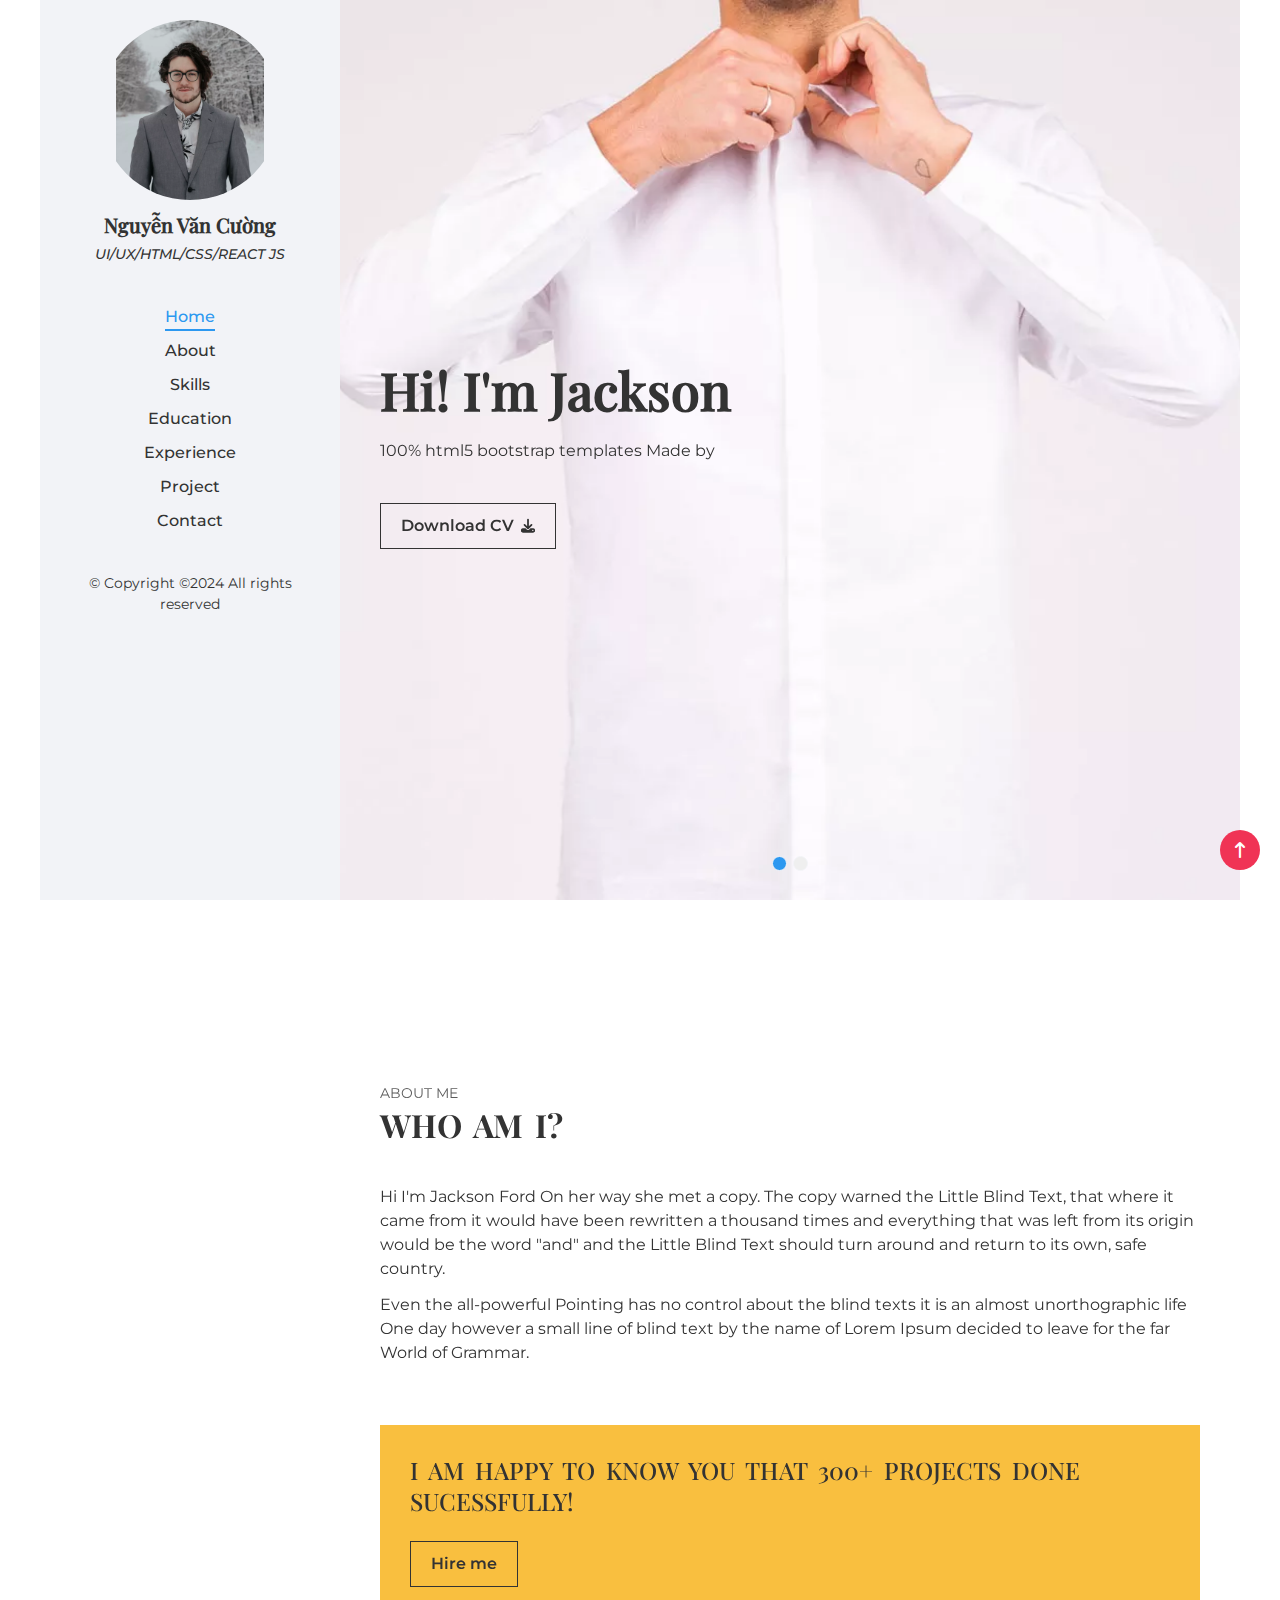
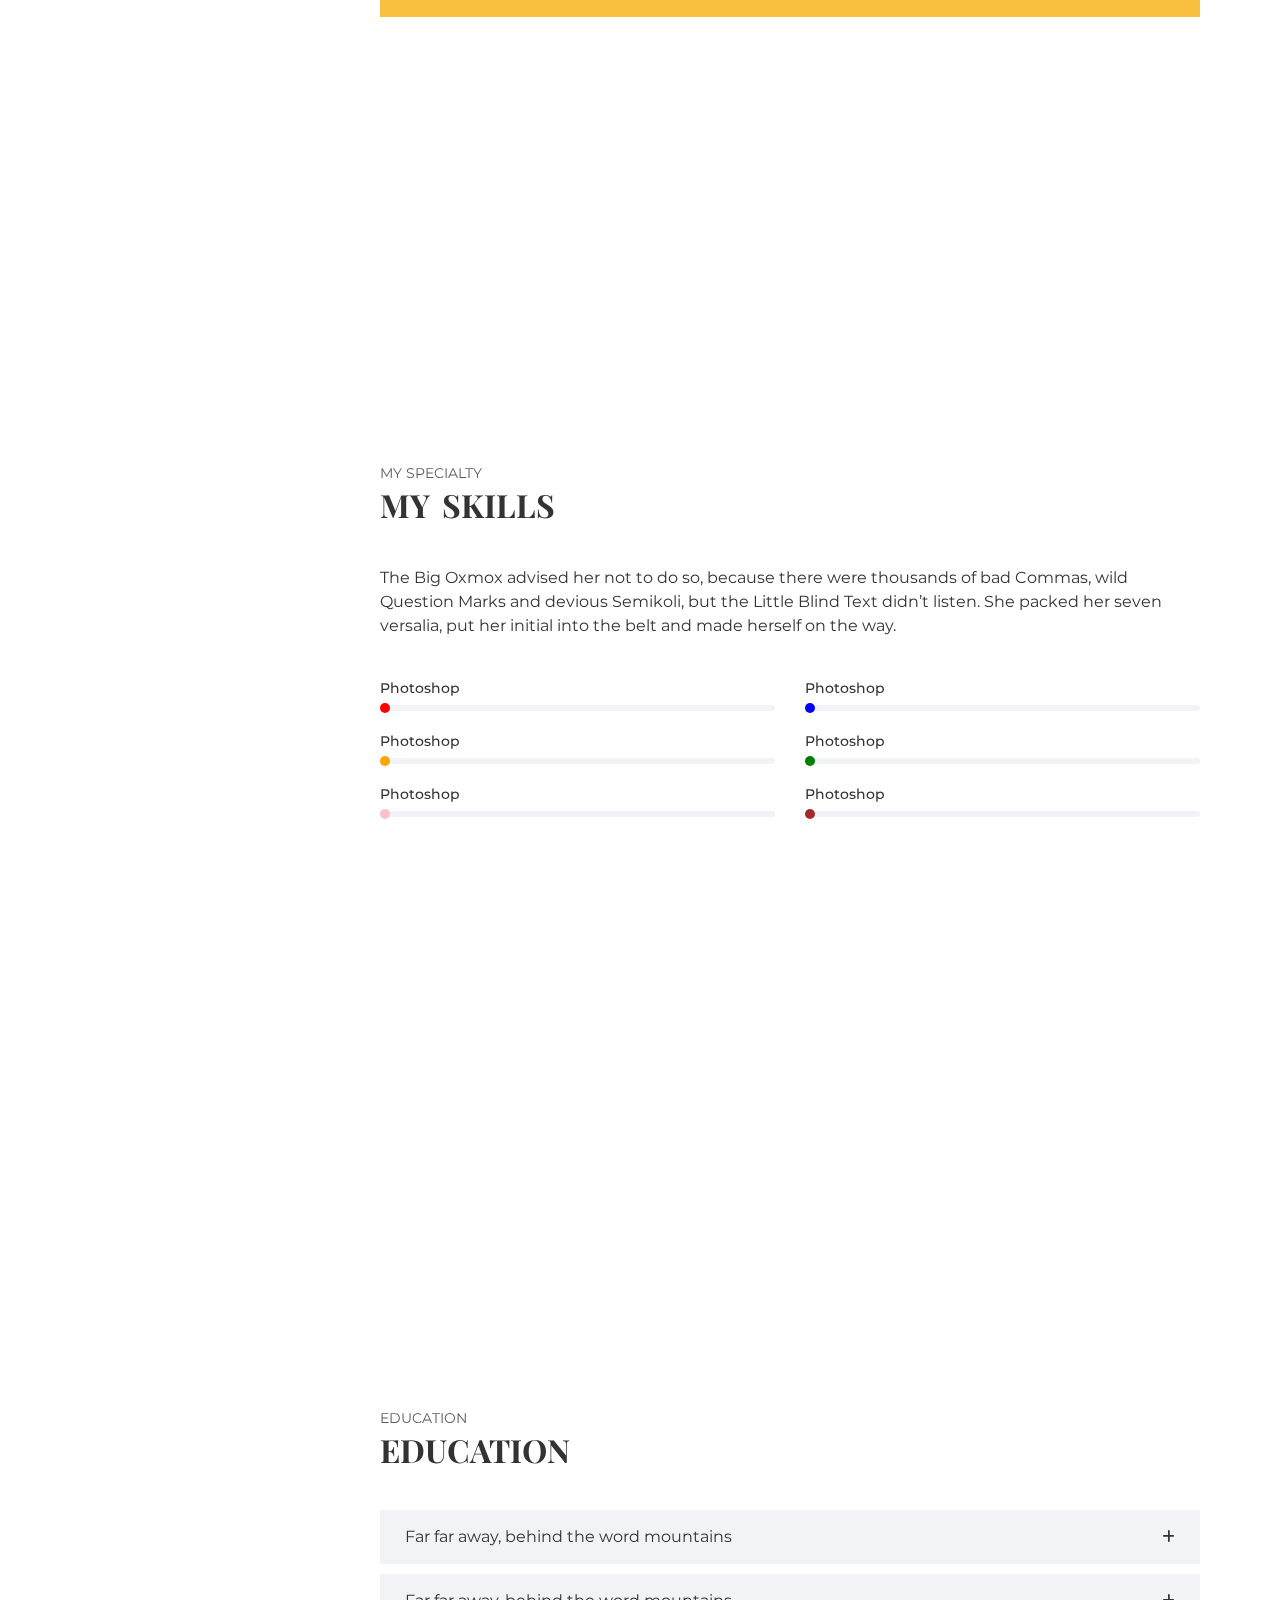
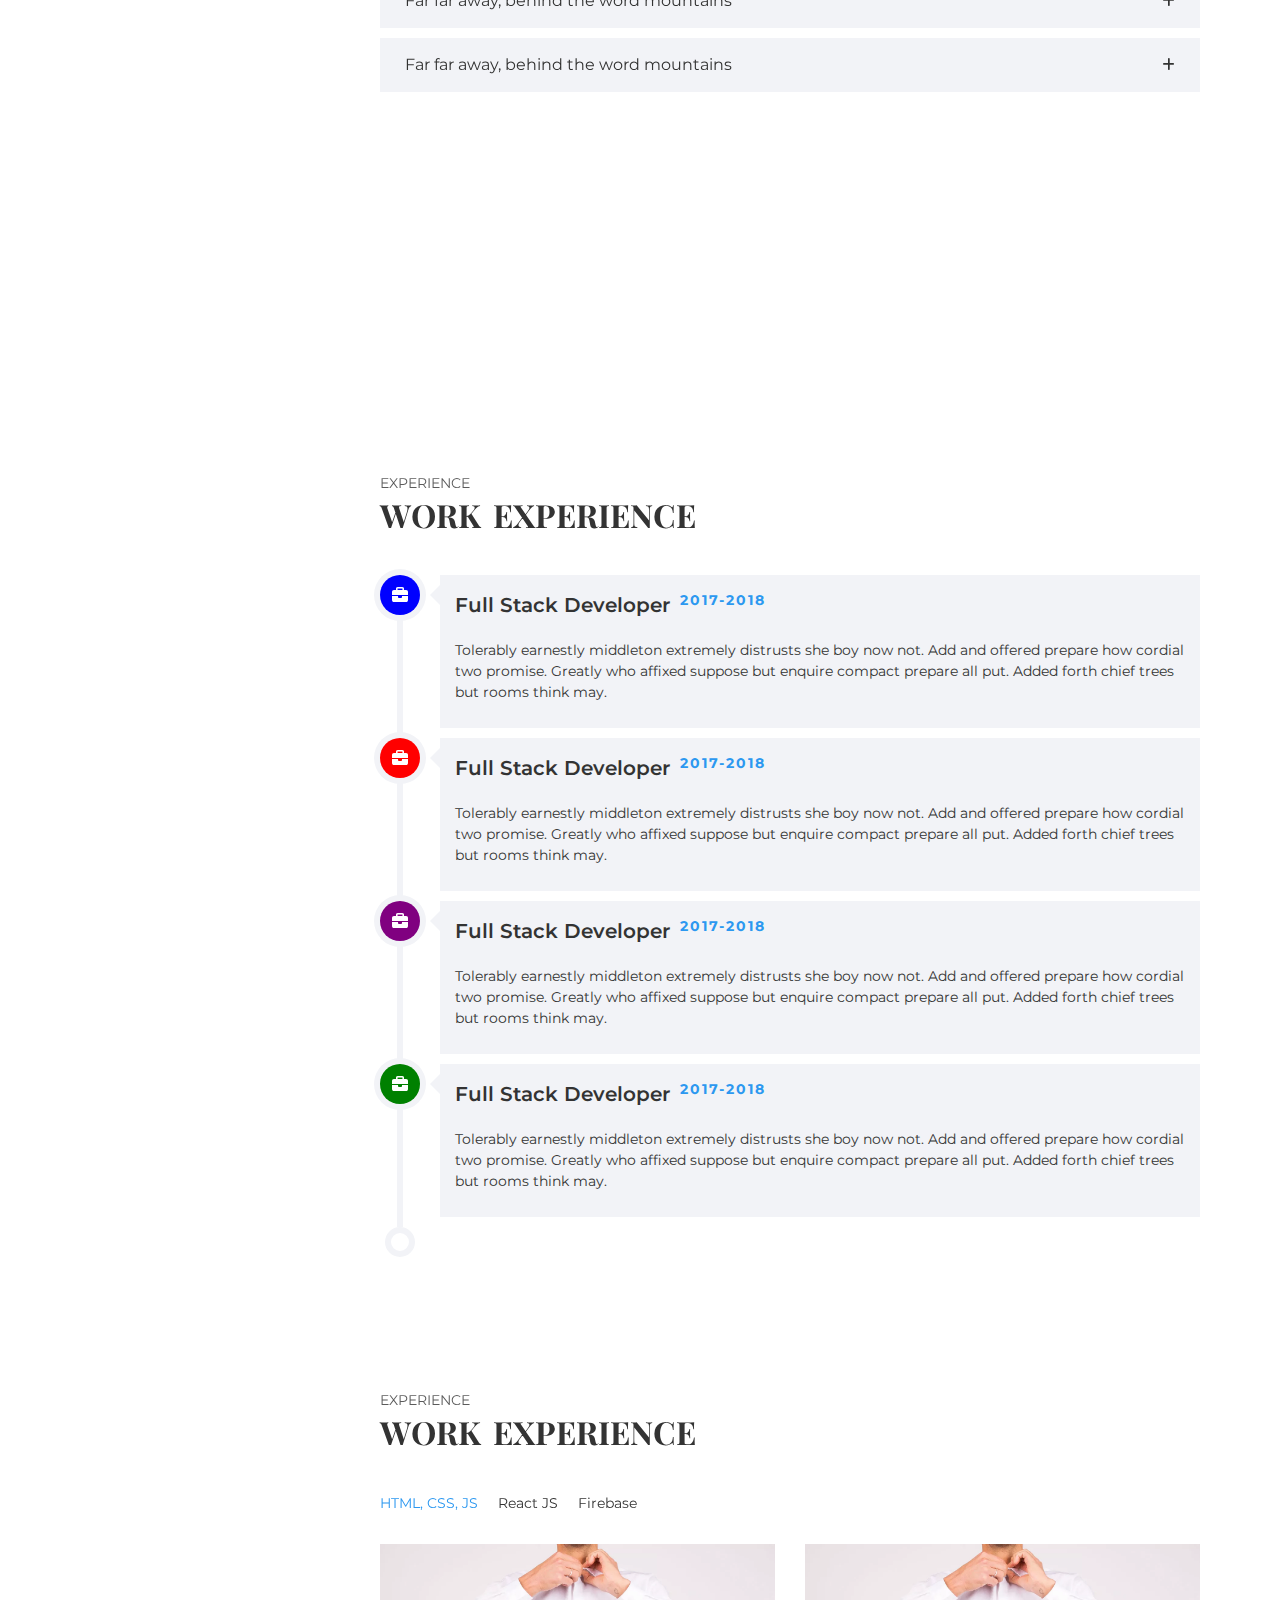
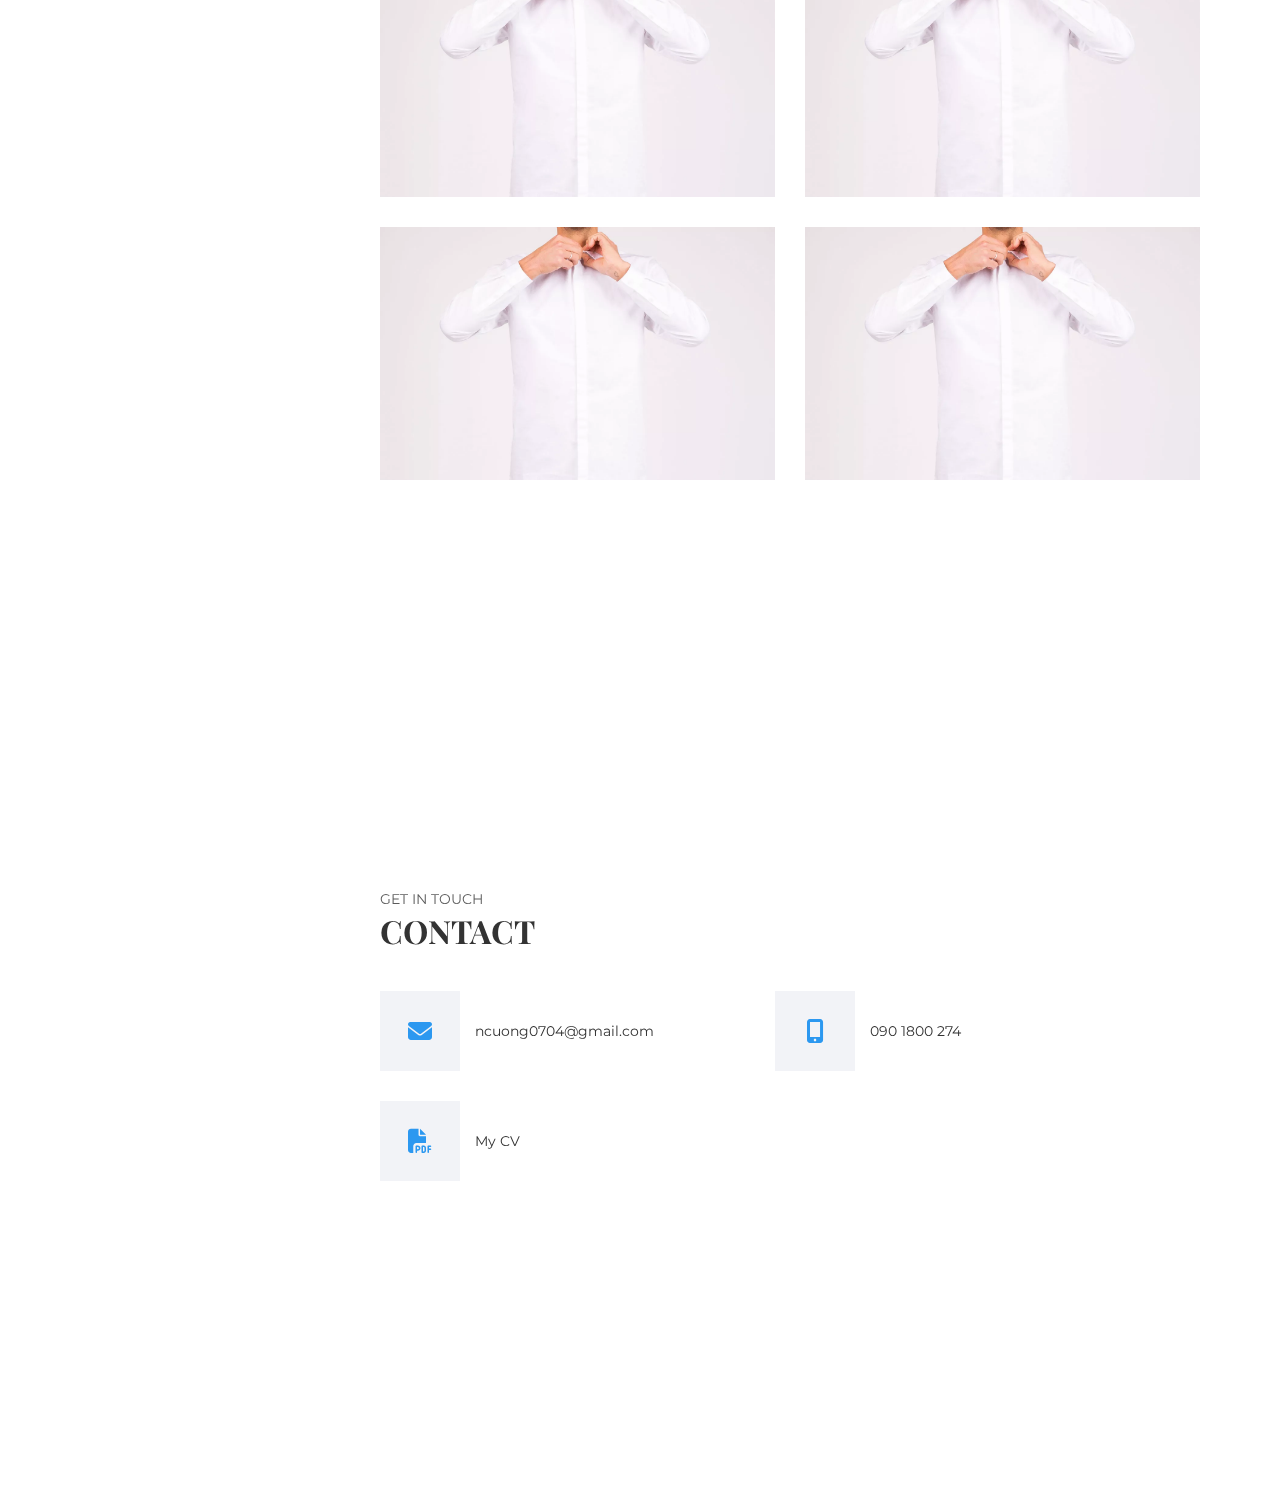
<file: index.html>
<!DOCTYPE html>
<html lang="en">
  <head>
    <meta charset="UTF-8" />
    <meta name="viewport" content="width=device-width, initial-scale=1.0" />
    <link rel="shortcut icon" type="image/x-icon" href="link logo" />
    <title>Trang chủ</title>
    <link rel="stylesheet" href="./css/slick.css" />
    <link rel="stylesheet" href="./css/font-awesome.css" />
    <link rel="stylesheet" href="./css/fancybox.css" />
    <link rel="stylesheet" href="./css/library.css" />
    <link rel="stylesheet" href="css/main.css" />
  </head>
  <body>
    <div class="loader">
      <div class="loader__spin"></div>
    </div>
    <a href="#" class="to-top active">
      <i class="fa-solid fa-arrow-up-long"></i>
    </a>
    <div class="wrapper">
      <main class="main">
        <div class="container">
          <div class="portfolio">
            <aside class="portfolio__left">
              <div class="portfolio__info">
                <div class="portfolio__avatar">
                  <img src="./img/avatar.webp" alt="avatar" />
                </div>
                <h2 class="portfolio__name">Nguyễn Văn Cường</h2>
                <div class="portfolio__position">UI/UX/HTML/CSS/REACT JS</div>
              </div>
              <div class="portfolio__navbar">
                <ul id="menu">
                  <li data-menuanchor="home" class="active">
                    <a href="#home">Home</a>
                  </li>
                  <li data-menuanchor="about">
                    <a href="#about">About</a>
                  </li>
                  <li data-menuanchor="skills">
                    <a href="#skills">Skills</a>
                  </li>
                  <li data-menuanchor="education">
                    <a href="#education">Education</a>
                  </li>
                  <li data-menuanchor="experience">
                    <a href="#experience">Experience</a>
                  </li>
                  <li data-menuanchor="project">
                    <a href="#project">Project</a>
                  </li>
                  <li data-menuanchor="contact">
                    <a href="#contact">Contact</a>
                  </li>
                </ul>
              </div>
              <div class="portfolio__copyright">© Copyright ©2024 All rights reserved</div>
            </aside>
            <div class="portfolio__right">
              <div id="fullpage">
                <div class="section">
                  <div class="home">
                    <div class="home__slide">
                      <picture>
                        <source media="(max-width: 1024px)" srcset="./img/home-slide-1.webp" />
                        <img class="home__bg" src="./img/home-slide-1.webp" alt="home-slide-1" loading="lazy" />
                      </picture>
                      <div class="home__body">
                        <h2 class="home__title effect effect--1">Hi! I'm Jackson</h2>
                        <div class="home__desc effect effect--2">100% html5 bootstrap templates Made by</div>
                        <div class="home__action effect effect--3">
                          <a href="#" download="" class="btn">
                            <span> Download CV <i class="fa-solid fa-download"></i> </span>
                          </a>
                        </div>
                      </div>
                    </div>
                    <div class="home__slide">
                      <picture>
                        <source media="(max-width: 1024px)" srcset="./img/home-slide-2.webp" />
                        <img class="home__bg" src="./img/home-slide-2.webp" alt="home-slide-2" loading="lazy" />
                      </picture>
                      <div class="home__body">
                        <h2 class="home__title effect effect--1">Hi! I'm Jackson</h2>
                        <div class="home__desc effect effect--2">100% html5 bootstrap templates Made by</div>
                        <div class="home__action effect effect--3">
                          <a href="#" download="" class="btn">
                            <span> Download CV <i class="fa-solid fa-download"></i> </span>
                          </a>
                        </div>
                      </div>
                    </div>
                  </div>
                </div>
                <div class="section">
                  <div class="section__body">
                    <div class="heading__meta">About me</div>
                    <div class="heading">Who am i?</div>
                    <div class="content content--mt">
                      <p>
                        Hi I'm Jackson Ford On her way she met a copy. The copy warned the Little Blind Text, that where
                        it came from it would have been rewritten a thousand times and everything that was left from its
                        origin would be the word "and" and the Little Blind Text should turn around and return to its
                        own, safe country.
                      </p>
                      <p>
                        Even the all-powerful Pointing has no control about the blind texts it is an almost
                        unorthographic life One day however a small line of blind text by the name of Lorem Ipsum
                        decided to leave for the far World of Grammar.
                      </p>
                    </div>
                    <div class="highlight">
                      <div class="heading heading--small heading--mb">
                        I am happy to know you that 300+ projects done sucessfully!
                      </div>
                      <div data-menuanchor="home">
                        <a href="#home" class="btn">
                          <span> Hire me </span>
                        </a>
                      </div>
                    </div>
                  </div>
                </div>
                <div class="section">
                  <div class="section__body">
                    <div class="heading__meta">My Specialty</div>
                    <div class="heading">My Skills</div>
                    <div class="content content--mt">
                      <p>
                        The Big Oxmox advised her not to do so, because there were thousands of bad Commas, wild
                        Question Marks and devious Semikoli, but the Little Blind Text didn’t listen. She packed her
                        seven versalia, put her initial into the belt and made herself on the way.
                      </p>
                    </div>
                    <div class="skills">
                      <div class="row">
                        <div class="col l-6 m-12 c-12">
                          <div class="progress">
                            <div class="progress__name">Photoshop</div>
                            <div class="progress__bar" style="--bg-color: red; --width-bar: 75%">
                              <span></span>
                            </div>
                          </div>
                        </div>
                        <div class="col l-6 m-12 c-12">
                          <div class="progress">
                            <div class="progress__name">Photoshop</div>
                            <div class="progress__bar" style="--bg-color: blue; --width-bar: 75%">
                              <span></span>
                            </div>
                          </div>
                        </div>
                        <div class="col l-6 m-12 c-12">
                          <div class="progress">
                            <div class="progress__name">Photoshop</div>
                            <div class="progress__bar" style="--bg-color: orange; --width-bar: 75%">
                              <span></span>
                            </div>
                          </div>
                        </div>
                        <div class="col l-6 m-12 c-12">
                          <div class="progress">
                            <div class="progress__name">Photoshop</div>
                            <div class="progress__bar" style="--bg-color: green; --width-bar: 75%">
                              <span></span>
                            </div>
                          </div>
                        </div>
                        <div class="col l-6 m-12 c-12">
                          <div class="progress">
                            <div class="progress__name">Photoshop</div>
                            <div class="progress__bar" style="--bg-color: pink; --width-bar: 75%">
                              <span></span>
                            </div>
                          </div>
                        </div>
                        <div class="col l-6 m-12 c-12">
                          <div class="progress">
                            <div class="progress__name">Photoshop</div>
                            <div class="progress__bar" style="--bg-color: brown; --width-bar: 75%">
                              <span></span>
                            </div>
                          </div>
                        </div>
                      </div>
                    </div>
                  </div>
                </div>
                <div class="section">
                  <div class="section__body">
                    <div class="heading__meta">Education</div>
                    <div class="heading">Education</div>
                    <div class="education">
                      <div class="education__item">
                        <div class="education__top">
                          <span>Far far away, behind the word mountains</span>
                          <i class="fa-solid fa-plus"></i>
                        </div>
                        <div class="education__body">
                          <p>
                            Far far away, behind the word mountains, far from the countries Vokalia and Consonantia,
                            there live the blind texts. Separated they live in Bookmarksgrove right at the coast of the
                            Semantics, a large language ocean.
                          </p>
                          <ul>
                            <li>Separated they live in Bookmarksgrove right</li>
                            <li>Separated they live in Bookmarksgrove right</li>
                          </ul>
                        </div>
                      </div>
                      <div class="education__item">
                        <div class="education__top">
                          <span>Far far away, behind the word mountains</span>
                          <i class="fa-solid fa-plus"></i>
                        </div>
                        <div class="education__body">
                          <p>
                            Far far away, behind the word mountains, far from the countries Vokalia and Consonantia,
                            there live the blind texts. Separated they live in Bookmarksgrove right at the coast of the
                            Semantics, a large language ocean.
                          </p>
                          <ul>
                            <li>Separated they live in Bookmarksgrove right</li>
                            <li>Separated they live in Bookmarksgrove right</li>
                          </ul>
                        </div>
                      </div>
                      <div class="education__item">
                        <div class="education__top">
                          <span>Far far away, behind the word mountains</span>
                          <i class="fa-solid fa-plus"></i>
                        </div>
                        <div class="education__body">
                          <p>
                            Far far away, behind the word mountains, far from the countries Vokalia and Consonantia,
                            there live the blind texts. Separated they live in Bookmarksgrove right at the coast of the
                            Semantics, a large language ocean.
                          </p>
                          <ul>
                            <li>Separated they live in Bookmarksgrove right</li>
                            <li>Separated they live in Bookmarksgrove right</li>
                          </ul>
                        </div>
                      </div>
                    </div>
                  </div>
                </div>
                <div class="section">
                  <div class="section__body">
                    <div class="heading__meta">Experience</div>
                    <div class="heading">Work Experience</div>
                    <div class="experience">
                      <div class="experience__item" style="--color-circle: blue">
                        <div class="experience__left">
                          <span><i class="fa-solid fa-briefcase"></i></span>
                        </div>
                        <div class="experience__right">
                          <div class="experience__top">
                            <div class="experience__name">Full Stack Developer</div>
                            <div class="experience__time">2017-2018</div>
                          </div>
                          <div class="experience__body">
                            <p>
                              Tolerably earnestly middleton extremely distrusts she boy now not. Add and offered prepare
                              how cordial two promise. Greatly who affixed suppose but enquire compact prepare all put.
                              Added forth chief trees but rooms think may.
                            </p>
                          </div>
                        </div>
                      </div>
                      <div class="experience__item" style="--color-circle: red">
                        <div class="experience__left">
                          <span><i class="fa-solid fa-briefcase"></i></span>
                        </div>
                        <div class="experience__right">
                          <div class="experience__top">
                            <div class="experience__name">Full Stack Developer</div>
                            <div class="experience__time">2017-2018</div>
                          </div>
                          <div class="experience__body">
                            <p>
                              Tolerably earnestly middleton extremely distrusts she boy now not. Add and offered prepare
                              how cordial two promise. Greatly who affixed suppose but enquire compact prepare all put.
                              Added forth chief trees but rooms think may.
                            </p>
                          </div>
                        </div>
                      </div>
                      <div class="experience__item" style="--color-circle: purple">
                        <div class="experience__left">
                          <span><i class="fa-solid fa-briefcase"></i></span>
                        </div>
                        <div class="experience__right">
                          <div class="experience__top">
                            <div class="experience__name">Full Stack Developer</div>
                            <div class="experience__time">2017-2018</div>
                          </div>
                          <div class="experience__body">
                            <p>
                              Tolerably earnestly middleton extremely distrusts she boy now not. Add and offered prepare
                              how cordial two promise. Greatly who affixed suppose but enquire compact prepare all put.
                              Added forth chief trees but rooms think may.
                            </p>
                          </div>
                        </div>
                      </div>
                      <div class="experience__item" style="--color-circle: green">
                        <div class="experience__left">
                          <span><i class="fa-solid fa-briefcase"></i></span>
                        </div>
                        <div class="experience__right">
                          <div class="experience__top">
                            <div class="experience__name">Full Stack Developer</div>
                            <div class="experience__time">2017-2018</div>
                          </div>
                          <div class="experience__body">
                            <p>
                              Tolerably earnestly middleton extremely distrusts she boy now not. Add and offered prepare
                              how cordial two promise. Greatly who affixed suppose but enquire compact prepare all put.
                              Added forth chief trees but rooms think may.
                            </p>
                          </div>
                        </div>
                      </div>
                    </div>
                  </div>
                </div>
                <div class="section">
                  <div class="section__body">
                    <div class="heading__meta">Experience</div>
                    <div class="heading">Work Experience</div>

                    <div class="project">
                      <div class="project__top">
                        <div class="project__tab active">HTML, CSS, JS</div>
                        <div class="project__tab">React JS</div>
                        <div class="project__tab">Firebase</div>
                      </div>
                      <div class="project__display active">
                        <div class="row">
                          <div class="col l-6 m-12 c-12">
                            <a href="#" class="project__item">
                              <img src="./img/home-slide-1.webp" alt="project" class="project__image" />
                              <div class="project__body">
                                <div class="project__name effect effect--1">Bisa Game</div>
                                <div class="project__desc effect effect--2">React js, HTML</div>
                              </div>
                            </a>
                          </div>
                          <div class="col l-6 m-12 c-12">
                            <a href="#" class="project__item">
                              <img src="./img/home-slide-1.webp" alt="project" class="project__image" />
                              <div class="project__body">
                                <div class="project__name effect effect--1">Bisa Game</div>
                                <div class="project__desc effect effect--2">React js, HTML</div>
                              </div>
                            </a>
                          </div>
                          <div class="col l-6 m-12 c-12">
                            <a href="#" class="project__item">
                              <img src="./img/home-slide-1.webp" alt="project" class="project__image" />
                              <div class="project__body">
                                <div class="project__name effect effect--1">Bisa Game</div>
                                <div class="project__desc effect effect--2">React js, HTML</div>
                              </div>
                            </a>
                          </div>
                          <div class="col l-6 m-12 c-12">
                            <a href="#" class="project__item">
                              <img src="./img/home-slide-1.webp" alt="project" class="project__image" />
                              <div class="project__body">
                                <div class="project__name effect effect--1">Bisa Game</div>
                                <div class="project__desc effect effect--2">React js, HTML</div>
                              </div>
                            </a>
                          </div>
                        </div>
                      </div>
                      <div class="project__display">
                        <div class="row">
                          <div class="col l-6 m-12 c-12">
                            <a href="#" class="project__item">
                              <img src="./img/home-slide-1.webp" alt="project" class="project__image" />
                              <div class="project__body">
                                <div class="project__name effect effect--1">Bisa Game 2</div>
                                <div class="project__desc effect effect--2">React js, HTML</div>
                              </div>
                            </a>
                          </div>
                          <div class="col l-6 m-12 c-12">
                            <a href="#" class="project__item">
                              <img src="./img/home-slide-1.webp" alt="project" class="project__image" />
                              <div class="project__body">
                                <div class="project__name effect effect--1">Bisa Game</div>
                                <div class="project__desc effect effect--2">React js, HTML</div>
                              </div>
                            </a>
                          </div>
                          <div class="col l-6 m-12 c-12">
                            <a href="#" class="project__item">
                              <img src="./img/home-slide-1.webp" alt="project" class="project__image" />
                              <div class="project__body">
                                <div class="project__name effect effect--1">Bisa Game</div>
                                <div class="project__desc effect effect--2">React js, HTML</div>
                              </div>
                            </a>
                          </div>
                          <div class="col l-6 m-12 c-12">
                            <a href="#" class="project__item">
                              <img src="./img/home-slide-1.webp" alt="project" class="project__image" />
                              <div class="project__body">
                                <div class="project__name effect effect--1">Bisa Game</div>
                                <div class="project__desc effect effect--2">React js, HTML</div>
                              </div>
                            </a>
                          </div>
                        </div>
                      </div>
                      <div class="project__display">
                        <div class="row">
                          <div class="col l-6 m-12 c-12">
                            <a href="#" class="project__item">
                              <img src="./img/home-slide-1.webp" alt="project" class="project__image" />
                              <div class="project__body">
                                <div class="project__name effect effect--1">Bisa Game</div>
                                <div class="project__desc effect effect--2">React js, HTML</div>
                              </div>
                            </a>
                          </div>
                          <div class="col l-6 m-12 c-12">
                            <a href="#" class="project__item">
                              <img src="./img/home-slide-1.webp" alt="project" class="project__image" />
                              <div class="project__body">
                                <div class="project__name effect effect--1">Bisa Game</div>
                                <div class="project__desc effect effect--2">React js, HTML</div>
                              </div>
                            </a>
                          </div>
                          <div class="col l-6 m-12 c-12">
                            <a href="#" class="project__item">
                              <img src="./img/home-slide-1.webp" alt="project" class="project__image" />
                              <div class="project__body">
                                <div class="project__name effect effect--1">Bisa Game</div>
                                <div class="project__desc effect effect--2">React js, HTML</div>
                              </div>
                            </a>
                          </div>
                          <div class="col l-6 m-12 c-12">
                            <a href="#" class="project__item">
                              <img src="./img/home-slide-1.webp" alt="project" class="project__image" />
                              <div class="project__body">
                                <div class="project__name effect effect--1">Bisa Game</div>
                                <div class="project__desc effect effect--2">React js, HTML</div>
                              </div>
                            </a>
                          </div>
                        </div>
                      </div>
                    </div>
                  </div>
                </div>
                <div class="section">
                  <div class="section__body">
                    <div class="heading__meta">Get in Touch</div>
                    <div class="heading">Contact</div>
                    <div class="contact">
                      <a href="mailTo: ncuong0704@gmail.com" class="contact__item">
                        <div class="contact__icon">
                          <i class="fa-solid fa-envelope"></i>
                        </div>
                        <div class="contact__content">ncuong0704@gmail.com</div>
                      </a>
                      <a href="tel: 0901800274" class="contact__item">
                        <div class="contact__icon">
                          <i class="fa-solid fa-mobile-screen-button"></i>
                        </div>
                        <div class="contact__content">090 1800 274</div>
                      </a>
                      <a href="#" download="" class="contact__item">
                        <div class="contact__icon">
                          <i class="fa-solid fa-file-pdf"></i>
                        </div>
                        <div class="contact__content">My CV</div>
                      </a>
                    </div>
                  </div>
                </div>
              </div>
            </div>
          </div>
        </div>
      </main>
    </div>
    <script src="./js/jquery.js"></script>
    <script src="./js/slick.js"></script>
    <script src="./js/fancybox.js"></script>
    <script src="./js/library.js"></script>
    <script src="js/main.js"></script>
  </body>
</html>
</file>
<file: css/library.css>
/*!
 * fullPage 2.9.7
 * https://github.com/alvarotrigo/fullPage.js
 * MIT licensed
 *
 * Copyright (C) 2013 alvarotrigo.com - A project by Alvaro Trigo
 */
html.fp-enabled,
.fp-enabled body {
  margin: 0;
  padding: 0;
  overflow: hidden;

  /*Avoid flicker on slides transitions for mobile phones #336 */
  -webkit-tap-highlight-color: rgba(0, 0, 0, 0);
}
.fp-section {
  position: relative;
  -webkit-box-sizing: border-box; /* Safari<=5 Android<=3 */
  -moz-box-sizing: border-box; /* <=28 */
  box-sizing: border-box;
}
.fp-slide {
  float: left;
}
.fp-slide,
.fp-slidesContainer {
  height: 100%;
  display: block;
}
.fp-slides {
  z-index: 1;
  height: 100%;
  overflow: hidden;
  position: relative;
  -webkit-transition: all 0.3s ease-out; /* Safari<=6 Android<=4.3 */
  transition: all 0.3s ease-out;
}
.fp-section.fp-table,
.fp-slide.fp-table {
  display: table;
  table-layout: fixed;
  width: 100%;
}
.fp-tableCell {
  display: table-cell;
  vertical-align: middle;
  width: 100%;
  height: 100%;
}
.fp-slidesContainer {
  float: left;
  position: relative;
}
.fp-controlArrow {
  -webkit-user-select: none; /* webkit (safari, chrome) browsers */
  -moz-user-select: none; /* mozilla browsers */
  -khtml-user-select: none; /* webkit (konqueror) browsers */
  -ms-user-select: none; /* IE10+ */
  position: absolute;
  z-index: 4;
  top: 50%;
  cursor: pointer;
  width: 0;
  height: 0;
  border-style: solid;
  margin-top: -38px;
  -webkit-transform: translate3d(0, 0, 0);
  -ms-transform: translate3d(0, 0, 0);
  transform: translate3d(0, 0, 0);
}
.fp-controlArrow.fp-prev {
  left: 15px;
  width: 0;
  border-width: 38.5px 34px 38.5px 0;
  border-color: transparent #fff transparent transparent;
}
.fp-controlArrow.fp-next {
  right: 15px;
  border-width: 38.5px 0 38.5px 34px;
  border-color: transparent transparent transparent #fff;
}
.fp-scrollable {
  overflow: hidden;
  position: relative;
}
.fp-scroller {
  overflow: hidden;
}
.iScrollIndicator {
  border: 0 !important;
}
.fp-notransition {
  -webkit-transition: none !important;
  transition: none !important;
}
#fp-nav {
  position: fixed;
  z-index: 100;
  margin-top: -32px;
  top: 50%;
  opacity: 1;
  -webkit-transform: translate3d(0, 0, 0);
}
#fp-nav.right {
  right: 17px;
}
#fp-nav.left {
  left: 17px;
}
.fp-slidesNav {
  position: absolute;
  z-index: 4;
  opacity: 1;
  -webkit-transform: translate3d(0, 0, 0);
  -ms-transform: translate3d(0, 0, 0);
  transform: translate3d(0, 0, 0);
  left: 0 !important;
  right: 0;
  margin: 0 auto !important;
}
.fp-slidesNav.bottom {
  bottom: 17px;
}
.fp-slidesNav.top {
  top: 17px;
}
#fp-nav ul,
.fp-slidesNav ul {
  margin: 0;
  padding: 0;
}
#fp-nav ul li,
.fp-slidesNav ul li {
  display: block;
  width: 14px;
  height: 13px;
  margin: 7px;
  position: relative;
}
.fp-slidesNav ul li {
  display: inline-block;
}
#fp-nav ul li a,
.fp-slidesNav ul li a {
  display: block;
  position: relative;
  z-index: 1;
  width: 100%;
  height: 100%;
  cursor: pointer;
  text-decoration: none;
}
#fp-nav ul li a.active span,
.fp-slidesNav ul li a.active span,
#fp-nav ul li:hover a.active span,
.fp-slidesNav ul li:hover a.active span {
  height: 12px;
  width: 12px;
  margin: -6px 0 0 -6px;
  border-radius: 100%;
}
#fp-nav ul li a span,
.fp-slidesNav ul li a span {
  border-radius: 50%;
  position: absolute;
  z-index: 1;
  height: 4px;
  width: 4px;
  border: 0;
  background: #333;
  left: 50%;
  top: 50%;
  margin: -2px 0 0 -2px;
  -webkit-transition: all 0.1s ease-in-out;
  -moz-transition: all 0.1s ease-in-out;
  -o-transition: all 0.1s ease-in-out;
  transition: all 0.1s ease-in-out;
}
#fp-nav ul li:hover a span,
.fp-slidesNav ul li:hover a span {
  width: 10px;
  height: 10px;
  margin: -5px 0px 0px -5px;
}
#fp-nav ul li .fp-tooltip {
  position: absolute;
  top: -2px;
  color: #fff;
  font-size: 14px;
  font-family: arial, helvetica, sans-serif;
  white-space: nowrap;
  max-width: 220px;
  overflow: hidden;
  display: block;
  opacity: 0;
  width: 0;
  cursor: pointer;
}
#fp-nav ul li:hover .fp-tooltip,
#fp-nav.fp-show-active a.active + .fp-tooltip {
  -webkit-transition: opacity 0.2s ease-in;
  transition: opacity 0.2s ease-in;
  width: auto;
  opacity: 1;
}
#fp-nav ul li .fp-tooltip.right {
  right: 20px;
}
#fp-nav ul li .fp-tooltip.left {
  left: 20px;
}
.fp-auto-height.fp-section,
.fp-auto-height .fp-slide,
.fp-auto-height .fp-tableCell {
  height: auto !important;
}

.fp-responsive .fp-auto-height-responsive.fp-section,
.fp-responsive .fp-auto-height-responsive .fp-slide,
.fp-responsive .fp-auto-height-responsive .fp-tableCell {
  height: auto !important;
}

[data-aos][data-aos][data-aos-duration="50"],
body[data-aos-duration="50"] [data-aos] {
  transition-duration: 50ms;
}
[data-aos][data-aos][data-aos-delay="50"],
body[data-aos-delay="50"] [data-aos] {
  transition-delay: 0;
}
[data-aos][data-aos][data-aos-delay="50"].aos-animate,
body[data-aos-delay="50"] [data-aos].aos-animate {
  transition-delay: 50ms;
}
[data-aos][data-aos][data-aos-duration="100"],
body[data-aos-duration="100"] [data-aos] {
  transition-duration: 0.1s;
}
[data-aos][data-aos][data-aos-delay="100"],
body[data-aos-delay="100"] [data-aos] {
  transition-delay: 0;
}
[data-aos][data-aos][data-aos-delay="100"].aos-animate,
body[data-aos-delay="100"] [data-aos].aos-animate {
  transition-delay: 0.1s;
}
[data-aos][data-aos][data-aos-duration="150"],
body[data-aos-duration="150"] [data-aos] {
  transition-duration: 0.15s;
}
[data-aos][data-aos][data-aos-delay="150"],
body[data-aos-delay="150"] [data-aos] {
  transition-delay: 0;
}
[data-aos][data-aos][data-aos-delay="150"].aos-animate,
body[data-aos-delay="150"] [data-aos].aos-animate {
  transition-delay: 0.15s;
}
[data-aos][data-aos][data-aos-duration="200"],
body[data-aos-duration="200"] [data-aos] {
  transition-duration: 0.2s;
}
[data-aos][data-aos][data-aos-delay="200"],
body[data-aos-delay="200"] [data-aos] {
  transition-delay: 0;
}
[data-aos][data-aos][data-aos-delay="200"].aos-animate,
body[data-aos-delay="200"] [data-aos].aos-animate {
  transition-delay: 0.2s;
}
[data-aos][data-aos][data-aos-duration="250"],
body[data-aos-duration="250"] [data-aos] {
  transition-duration: 0.25s;
}
[data-aos][data-aos][data-aos-delay="250"],
body[data-aos-delay="250"] [data-aos] {
  transition-delay: 0;
}
[data-aos][data-aos][data-aos-delay="250"].aos-animate,
body[data-aos-delay="250"] [data-aos].aos-animate {
  transition-delay: 0.25s;
}
[data-aos][data-aos][data-aos-duration="300"],
body[data-aos-duration="300"] [data-aos] {
  transition-duration: 0.3s;
}
[data-aos][data-aos][data-aos-delay="300"],
body[data-aos-delay="300"] [data-aos] {
  transition-delay: 0;
}
[data-aos][data-aos][data-aos-delay="300"].aos-animate,
body[data-aos-delay="300"] [data-aos].aos-animate {
  transition-delay: 0.3s;
}
[data-aos][data-aos][data-aos-duration="350"],
body[data-aos-duration="350"] [data-aos] {
  transition-duration: 0.35s;
}
[data-aos][data-aos][data-aos-delay="350"],
body[data-aos-delay="350"] [data-aos] {
  transition-delay: 0;
}
[data-aos][data-aos][data-aos-delay="350"].aos-animate,
body[data-aos-delay="350"] [data-aos].aos-animate {
  transition-delay: 0.35s;
}
[data-aos][data-aos][data-aos-duration="400"],
body[data-aos-duration="400"] [data-aos] {
  transition-duration: 0.4s;
}
[data-aos][data-aos][data-aos-delay="400"],
body[data-aos-delay="400"] [data-aos] {
  transition-delay: 0;
}
[data-aos][data-aos][data-aos-delay="400"].aos-animate,
body[data-aos-delay="400"] [data-aos].aos-animate {
  transition-delay: 0.4s;
}
[data-aos][data-aos][data-aos-duration="450"],
body[data-aos-duration="450"] [data-aos] {
  transition-duration: 0.45s;
}
[data-aos][data-aos][data-aos-delay="450"],
body[data-aos-delay="450"] [data-aos] {
  transition-delay: 0;
}
[data-aos][data-aos][data-aos-delay="450"].aos-animate,
body[data-aos-delay="450"] [data-aos].aos-animate {
  transition-delay: 0.45s;
}
[data-aos][data-aos][data-aos-duration="500"],
body[data-aos-duration="500"] [data-aos] {
  transition-duration: 0.5s;
}
[data-aos][data-aos][data-aos-delay="500"],
body[data-aos-delay="500"] [data-aos] {
  transition-delay: 0;
}
[data-aos][data-aos][data-aos-delay="500"].aos-animate,
body[data-aos-delay="500"] [data-aos].aos-animate {
  transition-delay: 0.5s;
}
[data-aos][data-aos][data-aos-duration="550"],
body[data-aos-duration="550"] [data-aos] {
  transition-duration: 0.55s;
}
[data-aos][data-aos][data-aos-delay="550"],
body[data-aos-delay="550"] [data-aos] {
  transition-delay: 0;
}
[data-aos][data-aos][data-aos-delay="550"].aos-animate,
body[data-aos-delay="550"] [data-aos].aos-animate {
  transition-delay: 0.55s;
}
[data-aos][data-aos][data-aos-duration="600"],
body[data-aos-duration="600"] [data-aos] {
  transition-duration: 0.6s;
}
[data-aos][data-aos][data-aos-delay="600"],
body[data-aos-delay="600"] [data-aos] {
  transition-delay: 0;
}
[data-aos][data-aos][data-aos-delay="600"].aos-animate,
body[data-aos-delay="600"] [data-aos].aos-animate {
  transition-delay: 0.6s;
}
[data-aos][data-aos][data-aos-duration="650"],
body[data-aos-duration="650"] [data-aos] {
  transition-duration: 0.65s;
}
[data-aos][data-aos][data-aos-delay="650"],
body[data-aos-delay="650"] [data-aos] {
  transition-delay: 0;
}
[data-aos][data-aos][data-aos-delay="650"].aos-animate,
body[data-aos-delay="650"] [data-aos].aos-animate {
  transition-delay: 0.65s;
}
[data-aos][data-aos][data-aos-duration="700"],
body[data-aos-duration="700"] [data-aos] {
  transition-duration: 0.7s;
}
[data-aos][data-aos][data-aos-delay="700"],
body[data-aos-delay="700"] [data-aos] {
  transition-delay: 0;
}
[data-aos][data-aos][data-aos-delay="700"].aos-animate,
body[data-aos-delay="700"] [data-aos].aos-animate {
  transition-delay: 0.7s;
}
[data-aos][data-aos][data-aos-duration="750"],
body[data-aos-duration="750"] [data-aos] {
  transition-duration: 0.75s;
}
[data-aos][data-aos][data-aos-delay="750"],
body[data-aos-delay="750"] [data-aos] {
  transition-delay: 0;
}
[data-aos][data-aos][data-aos-delay="750"].aos-animate,
body[data-aos-delay="750"] [data-aos].aos-animate {
  transition-delay: 0.75s;
}
[data-aos][data-aos][data-aos-duration="800"],
body[data-aos-duration="800"] [data-aos] {
  transition-duration: 0.8s;
}
[data-aos][data-aos][data-aos-delay="800"],
body[data-aos-delay="800"] [data-aos] {
  transition-delay: 0;
}
[data-aos][data-aos][data-aos-delay="800"].aos-animate,
body[data-aos-delay="800"] [data-aos].aos-animate {
  transition-delay: 0.8s;
}
[data-aos][data-aos][data-aos-duration="850"],
body[data-aos-duration="850"] [data-aos] {
  transition-duration: 0.85s;
}
[data-aos][data-aos][data-aos-delay="850"],
body[data-aos-delay="850"] [data-aos] {
  transition-delay: 0;
}
[data-aos][data-aos][data-aos-delay="850"].aos-animate,
body[data-aos-delay="850"] [data-aos].aos-animate {
  transition-delay: 0.85s;
}
[data-aos][data-aos][data-aos-duration="900"],
body[data-aos-duration="900"] [data-aos] {
  transition-duration: 0.9s;
}
[data-aos][data-aos][data-aos-delay="900"],
body[data-aos-delay="900"] [data-aos] {
  transition-delay: 0;
}
[data-aos][data-aos][data-aos-delay="900"].aos-animate,
body[data-aos-delay="900"] [data-aos].aos-animate {
  transition-delay: 0.9s;
}
[data-aos][data-aos][data-aos-duration="950"],
body[data-aos-duration="950"] [data-aos] {
  transition-duration: 0.95s;
}
[data-aos][data-aos][data-aos-delay="950"],
body[data-aos-delay="950"] [data-aos] {
  transition-delay: 0;
}
[data-aos][data-aos][data-aos-delay="950"].aos-animate,
body[data-aos-delay="950"] [data-aos].aos-animate {
  transition-delay: 0.95s;
}
[data-aos][data-aos][data-aos-duration="1000"],
body[data-aos-duration="1000"] [data-aos] {
  transition-duration: 1s;
}
[data-aos][data-aos][data-aos-delay="1000"],
body[data-aos-delay="1000"] [data-aos] {
  transition-delay: 0;
}
[data-aos][data-aos][data-aos-delay="1000"].aos-animate,
body[data-aos-delay="1000"] [data-aos].aos-animate {
  transition-delay: 1s;
}
[data-aos][data-aos][data-aos-duration="1050"],
body[data-aos-duration="1050"] [data-aos] {
  transition-duration: 1.05s;
}
[data-aos][data-aos][data-aos-delay="1050"],
body[data-aos-delay="1050"] [data-aos] {
  transition-delay: 0;
}
[data-aos][data-aos][data-aos-delay="1050"].aos-animate,
body[data-aos-delay="1050"] [data-aos].aos-animate {
  transition-delay: 1.05s;
}
[data-aos][data-aos][data-aos-duration="1100"],
body[data-aos-duration="1100"] [data-aos] {
  transition-duration: 1.1s;
}
[data-aos][data-aos][data-aos-delay="1100"],
body[data-aos-delay="1100"] [data-aos] {
  transition-delay: 0;
}
[data-aos][data-aos][data-aos-delay="1100"].aos-animate,
body[data-aos-delay="1100"] [data-aos].aos-animate {
  transition-delay: 1.1s;
}
[data-aos][data-aos][data-aos-duration="1150"],
body[data-aos-duration="1150"] [data-aos] {
  transition-duration: 1.15s;
}
[data-aos][data-aos][data-aos-delay="1150"],
body[data-aos-delay="1150"] [data-aos] {
  transition-delay: 0;
}
[data-aos][data-aos][data-aos-delay="1150"].aos-animate,
body[data-aos-delay="1150"] [data-aos].aos-animate {
  transition-delay: 1.15s;
}
[data-aos][data-aos][data-aos-duration="1200"],
body[data-aos-duration="1200"] [data-aos] {
  transition-duration: 1.2s;
}
[data-aos][data-aos][data-aos-delay="1200"],
body[data-aos-delay="1200"] [data-aos] {
  transition-delay: 0;
}
[data-aos][data-aos][data-aos-delay="1200"].aos-animate,
body[data-aos-delay="1200"] [data-aos].aos-animate {
  transition-delay: 1.2s;
}
[data-aos][data-aos][data-aos-duration="1250"],
body[data-aos-duration="1250"] [data-aos] {
  transition-duration: 1.25s;
}
[data-aos][data-aos][data-aos-delay="1250"],
body[data-aos-delay="1250"] [data-aos] {
  transition-delay: 0;
}
[data-aos][data-aos][data-aos-delay="1250"].aos-animate,
body[data-aos-delay="1250"] [data-aos].aos-animate {
  transition-delay: 1.25s;
}
[data-aos][data-aos][data-aos-duration="1300"],
body[data-aos-duration="1300"] [data-aos] {
  transition-duration: 1.3s;
}
[data-aos][data-aos][data-aos-delay="1300"],
body[data-aos-delay="1300"] [data-aos] {
  transition-delay: 0;
}
[data-aos][data-aos][data-aos-delay="1300"].aos-animate,
body[data-aos-delay="1300"] [data-aos].aos-animate {
  transition-delay: 1.3s;
}
[data-aos][data-aos][data-aos-duration="1350"],
body[data-aos-duration="1350"] [data-aos] {
  transition-duration: 1.35s;
}
[data-aos][data-aos][data-aos-delay="1350"],
body[data-aos-delay="1350"] [data-aos] {
  transition-delay: 0;
}
[data-aos][data-aos][data-aos-delay="1350"].aos-animate,
body[data-aos-delay="1350"] [data-aos].aos-animate {
  transition-delay: 1.35s;
}
[data-aos][data-aos][data-aos-duration="1400"],
body[data-aos-duration="1400"] [data-aos] {
  transition-duration: 1.4s;
}
[data-aos][data-aos][data-aos-delay="1400"],
body[data-aos-delay="1400"] [data-aos] {
  transition-delay: 0;
}
[data-aos][data-aos][data-aos-delay="1400"].aos-animate,
body[data-aos-delay="1400"] [data-aos].aos-animate {
  transition-delay: 1.4s;
}
[data-aos][data-aos][data-aos-duration="1450"],
body[data-aos-duration="1450"] [data-aos] {
  transition-duration: 1.45s;
}
[data-aos][data-aos][data-aos-delay="1450"],
body[data-aos-delay="1450"] [data-aos] {
  transition-delay: 0;
}
[data-aos][data-aos][data-aos-delay="1450"].aos-animate,
body[data-aos-delay="1450"] [data-aos].aos-animate {
  transition-delay: 1.45s;
}
[data-aos][data-aos][data-aos-duration="1500"],
body[data-aos-duration="1500"] [data-aos] {
  transition-duration: 1.5s;
}
[data-aos][data-aos][data-aos-delay="1500"],
body[data-aos-delay="1500"] [data-aos] {
  transition-delay: 0;
}
[data-aos][data-aos][data-aos-delay="1500"].aos-animate,
body[data-aos-delay="1500"] [data-aos].aos-animate {
  transition-delay: 1.5s;
}
[data-aos][data-aos][data-aos-duration="1550"],
body[data-aos-duration="1550"] [data-aos] {
  transition-duration: 1.55s;
}
[data-aos][data-aos][data-aos-delay="1550"],
body[data-aos-delay="1550"] [data-aos] {
  transition-delay: 0;
}
[data-aos][data-aos][data-aos-delay="1550"].aos-animate,
body[data-aos-delay="1550"] [data-aos].aos-animate {
  transition-delay: 1.55s;
}
[data-aos][data-aos][data-aos-duration="1600"],
body[data-aos-duration="1600"] [data-aos] {
  transition-duration: 1.6s;
}
[data-aos][data-aos][data-aos-delay="1600"],
body[data-aos-delay="1600"] [data-aos] {
  transition-delay: 0;
}
[data-aos][data-aos][data-aos-delay="1600"].aos-animate,
body[data-aos-delay="1600"] [data-aos].aos-animate {
  transition-delay: 1.6s;
}
[data-aos][data-aos][data-aos-duration="1650"],
body[data-aos-duration="1650"] [data-aos] {
  transition-duration: 1.65s;
}
[data-aos][data-aos][data-aos-delay="1650"],
body[data-aos-delay="1650"] [data-aos] {
  transition-delay: 0;
}
[data-aos][data-aos][data-aos-delay="1650"].aos-animate,
body[data-aos-delay="1650"] [data-aos].aos-animate {
  transition-delay: 1.65s;
}
[data-aos][data-aos][data-aos-duration="1700"],
body[data-aos-duration="1700"] [data-aos] {
  transition-duration: 1.7s;
}
[data-aos][data-aos][data-aos-delay="1700"],
body[data-aos-delay="1700"] [data-aos] {
  transition-delay: 0;
}
[data-aos][data-aos][data-aos-delay="1700"].aos-animate,
body[data-aos-delay="1700"] [data-aos].aos-animate {
  transition-delay: 1.7s;
}
[data-aos][data-aos][data-aos-duration="1750"],
body[data-aos-duration="1750"] [data-aos] {
  transition-duration: 1.75s;
}
[data-aos][data-aos][data-aos-delay="1750"],
body[data-aos-delay="1750"] [data-aos] {
  transition-delay: 0;
}
[data-aos][data-aos][data-aos-delay="1750"].aos-animate,
body[data-aos-delay="1750"] [data-aos].aos-animate {
  transition-delay: 1.75s;
}
[data-aos][data-aos][data-aos-duration="1800"],
body[data-aos-duration="1800"] [data-aos] {
  transition-duration: 1.8s;
}
[data-aos][data-aos][data-aos-delay="1800"],
body[data-aos-delay="1800"] [data-aos] {
  transition-delay: 0;
}
[data-aos][data-aos][data-aos-delay="1800"].aos-animate,
body[data-aos-delay="1800"] [data-aos].aos-animate {
  transition-delay: 1.8s;
}
[data-aos][data-aos][data-aos-duration="1850"],
body[data-aos-duration="1850"] [data-aos] {
  transition-duration: 1.85s;
}
[data-aos][data-aos][data-aos-delay="1850"],
body[data-aos-delay="1850"] [data-aos] {
  transition-delay: 0;
}
[data-aos][data-aos][data-aos-delay="1850"].aos-animate,
body[data-aos-delay="1850"] [data-aos].aos-animate {
  transition-delay: 1.85s;
}
[data-aos][data-aos][data-aos-duration="1900"],
body[data-aos-duration="1900"] [data-aos] {
  transition-duration: 1.9s;
}
[data-aos][data-aos][data-aos-delay="1900"],
body[data-aos-delay="1900"] [data-aos] {
  transition-delay: 0;
}
[data-aos][data-aos][data-aos-delay="1900"].aos-animate,
body[data-aos-delay="1900"] [data-aos].aos-animate {
  transition-delay: 1.9s;
}
[data-aos][data-aos][data-aos-duration="1950"],
body[data-aos-duration="1950"] [data-aos] {
  transition-duration: 1.95s;
}
[data-aos][data-aos][data-aos-delay="1950"],
body[data-aos-delay="1950"] [data-aos] {
  transition-delay: 0;
}
[data-aos][data-aos][data-aos-delay="1950"].aos-animate,
body[data-aos-delay="1950"] [data-aos].aos-animate {
  transition-delay: 1.95s;
}
[data-aos][data-aos][data-aos-duration="2000"],
body[data-aos-duration="2000"] [data-aos] {
  transition-duration: 2s;
}
[data-aos][data-aos][data-aos-delay="2000"],
body[data-aos-delay="2000"] [data-aos] {
  transition-delay: 0;
}
[data-aos][data-aos][data-aos-delay="2000"].aos-animate,
body[data-aos-delay="2000"] [data-aos].aos-animate {
  transition-delay: 2s;
}
[data-aos][data-aos][data-aos-duration="2050"],
body[data-aos-duration="2050"] [data-aos] {
  transition-duration: 2.05s;
}
[data-aos][data-aos][data-aos-delay="2050"],
body[data-aos-delay="2050"] [data-aos] {
  transition-delay: 0;
}
[data-aos][data-aos][data-aos-delay="2050"].aos-animate,
body[data-aos-delay="2050"] [data-aos].aos-animate {
  transition-delay: 2.05s;
}
[data-aos][data-aos][data-aos-duration="2100"],
body[data-aos-duration="2100"] [data-aos] {
  transition-duration: 2.1s;
}
[data-aos][data-aos][data-aos-delay="2100"],
body[data-aos-delay="2100"] [data-aos] {
  transition-delay: 0;
}
[data-aos][data-aos][data-aos-delay="2100"].aos-animate,
body[data-aos-delay="2100"] [data-aos].aos-animate {
  transition-delay: 2.1s;
}
[data-aos][data-aos][data-aos-duration="2150"],
body[data-aos-duration="2150"] [data-aos] {
  transition-duration: 2.15s;
}
[data-aos][data-aos][data-aos-delay="2150"],
body[data-aos-delay="2150"] [data-aos] {
  transition-delay: 0;
}
[data-aos][data-aos][data-aos-delay="2150"].aos-animate,
body[data-aos-delay="2150"] [data-aos].aos-animate {
  transition-delay: 2.15s;
}
[data-aos][data-aos][data-aos-duration="2200"],
body[data-aos-duration="2200"] [data-aos] {
  transition-duration: 2.2s;
}
[data-aos][data-aos][data-aos-delay="2200"],
body[data-aos-delay="2200"] [data-aos] {
  transition-delay: 0;
}
[data-aos][data-aos][data-aos-delay="2200"].aos-animate,
body[data-aos-delay="2200"] [data-aos].aos-animate {
  transition-delay: 2.2s;
}
[data-aos][data-aos][data-aos-duration="2250"],
body[data-aos-duration="2250"] [data-aos] {
  transition-duration: 2.25s;
}
[data-aos][data-aos][data-aos-delay="2250"],
body[data-aos-delay="2250"] [data-aos] {
  transition-delay: 0;
}
[data-aos][data-aos][data-aos-delay="2250"].aos-animate,
body[data-aos-delay="2250"] [data-aos].aos-animate {
  transition-delay: 2.25s;
}
[data-aos][data-aos][data-aos-duration="2300"],
body[data-aos-duration="2300"] [data-aos] {
  transition-duration: 2.3s;
}
[data-aos][data-aos][data-aos-delay="2300"],
body[data-aos-delay="2300"] [data-aos] {
  transition-delay: 0;
}
[data-aos][data-aos][data-aos-delay="2300"].aos-animate,
body[data-aos-delay="2300"] [data-aos].aos-animate {
  transition-delay: 2.3s;
}
[data-aos][data-aos][data-aos-duration="2350"],
body[data-aos-duration="2350"] [data-aos] {
  transition-duration: 2.35s;
}
[data-aos][data-aos][data-aos-delay="2350"],
body[data-aos-delay="2350"] [data-aos] {
  transition-delay: 0;
}
[data-aos][data-aos][data-aos-delay="2350"].aos-animate,
body[data-aos-delay="2350"] [data-aos].aos-animate {
  transition-delay: 2.35s;
}
[data-aos][data-aos][data-aos-duration="2400"],
body[data-aos-duration="2400"] [data-aos] {
  transition-duration: 2.4s;
}
[data-aos][data-aos][data-aos-delay="2400"],
body[data-aos-delay="2400"] [data-aos] {
  transition-delay: 0;
}
[data-aos][data-aos][data-aos-delay="2400"].aos-animate,
body[data-aos-delay="2400"] [data-aos].aos-animate {
  transition-delay: 2.4s;
}
[data-aos][data-aos][data-aos-duration="2450"],
body[data-aos-duration="2450"] [data-aos] {
  transition-duration: 2.45s;
}
[data-aos][data-aos][data-aos-delay="2450"],
body[data-aos-delay="2450"] [data-aos] {
  transition-delay: 0;
}
[data-aos][data-aos][data-aos-delay="2450"].aos-animate,
body[data-aos-delay="2450"] [data-aos].aos-animate {
  transition-delay: 2.45s;
}
[data-aos][data-aos][data-aos-duration="2500"],
body[data-aos-duration="2500"] [data-aos] {
  transition-duration: 2.5s;
}
[data-aos][data-aos][data-aos-delay="2500"],
body[data-aos-delay="2500"] [data-aos] {
  transition-delay: 0;
}
[data-aos][data-aos][data-aos-delay="2500"].aos-animate,
body[data-aos-delay="2500"] [data-aos].aos-animate {
  transition-delay: 2.5s;
}
[data-aos][data-aos][data-aos-duration="2550"],
body[data-aos-duration="2550"] [data-aos] {
  transition-duration: 2.55s;
}
[data-aos][data-aos][data-aos-delay="2550"],
body[data-aos-delay="2550"] [data-aos] {
  transition-delay: 0;
}
[data-aos][data-aos][data-aos-delay="2550"].aos-animate,
body[data-aos-delay="2550"] [data-aos].aos-animate {
  transition-delay: 2.55s;
}
[data-aos][data-aos][data-aos-duration="2600"],
body[data-aos-duration="2600"] [data-aos] {
  transition-duration: 2.6s;
}
[data-aos][data-aos][data-aos-delay="2600"],
body[data-aos-delay="2600"] [data-aos] {
  transition-delay: 0;
}
[data-aos][data-aos][data-aos-delay="2600"].aos-animate,
body[data-aos-delay="2600"] [data-aos].aos-animate {
  transition-delay: 2.6s;
}
[data-aos][data-aos][data-aos-duration="2650"],
body[data-aos-duration="2650"] [data-aos] {
  transition-duration: 2.65s;
}
[data-aos][data-aos][data-aos-delay="2650"],
body[data-aos-delay="2650"] [data-aos] {
  transition-delay: 0;
}
[data-aos][data-aos][data-aos-delay="2650"].aos-animate,
body[data-aos-delay="2650"] [data-aos].aos-animate {
  transition-delay: 2.65s;
}
[data-aos][data-aos][data-aos-duration="2700"],
body[data-aos-duration="2700"] [data-aos] {
  transition-duration: 2.7s;
}
[data-aos][data-aos][data-aos-delay="2700"],
body[data-aos-delay="2700"] [data-aos] {
  transition-delay: 0;
}
[data-aos][data-aos][data-aos-delay="2700"].aos-animate,
body[data-aos-delay="2700"] [data-aos].aos-animate {
  transition-delay: 2.7s;
}
[data-aos][data-aos][data-aos-duration="2750"],
body[data-aos-duration="2750"] [data-aos] {
  transition-duration: 2.75s;
}
[data-aos][data-aos][data-aos-delay="2750"],
body[data-aos-delay="2750"] [data-aos] {
  transition-delay: 0;
}
[data-aos][data-aos][data-aos-delay="2750"].aos-animate,
body[data-aos-delay="2750"] [data-aos].aos-animate {
  transition-delay: 2.75s;
}
[data-aos][data-aos][data-aos-duration="2800"],
body[data-aos-duration="2800"] [data-aos] {
  transition-duration: 2.8s;
}
[data-aos][data-aos][data-aos-delay="2800"],
body[data-aos-delay="2800"] [data-aos] {
  transition-delay: 0;
}
[data-aos][data-aos][data-aos-delay="2800"].aos-animate,
body[data-aos-delay="2800"] [data-aos].aos-animate {
  transition-delay: 2.8s;
}
[data-aos][data-aos][data-aos-duration="2850"],
body[data-aos-duration="2850"] [data-aos] {
  transition-duration: 2.85s;
}
[data-aos][data-aos][data-aos-delay="2850"],
body[data-aos-delay="2850"] [data-aos] {
  transition-delay: 0;
}
[data-aos][data-aos][data-aos-delay="2850"].aos-animate,
body[data-aos-delay="2850"] [data-aos].aos-animate {
  transition-delay: 2.85s;
}
[data-aos][data-aos][data-aos-duration="2900"],
body[data-aos-duration="2900"] [data-aos] {
  transition-duration: 2.9s;
}
[data-aos][data-aos][data-aos-delay="2900"],
body[data-aos-delay="2900"] [data-aos] {
  transition-delay: 0;
}
[data-aos][data-aos][data-aos-delay="2900"].aos-animate,
body[data-aos-delay="2900"] [data-aos].aos-animate {
  transition-delay: 2.9s;
}
[data-aos][data-aos][data-aos-duration="2950"],
body[data-aos-duration="2950"] [data-aos] {
  transition-duration: 2.95s;
}
[data-aos][data-aos][data-aos-delay="2950"],
body[data-aos-delay="2950"] [data-aos] {
  transition-delay: 0;
}
[data-aos][data-aos][data-aos-delay="2950"].aos-animate,
body[data-aos-delay="2950"] [data-aos].aos-animate {
  transition-delay: 2.95s;
}
[data-aos][data-aos][data-aos-duration="3000"],
body[data-aos-duration="3000"] [data-aos] {
  transition-duration: 3s;
}
[data-aos][data-aos][data-aos-delay="3000"],
body[data-aos-delay="3000"] [data-aos] {
  transition-delay: 0;
}
[data-aos][data-aos][data-aos-delay="3000"].aos-animate,
body[data-aos-delay="3000"] [data-aos].aos-animate {
  transition-delay: 3s;
}
[data-aos][data-aos][data-aos-easing="linear"],
body[data-aos-easing="linear"] [data-aos] {
  transition-timing-function: cubic-bezier(0.25, 0.25, 0.75, 0.75);
}
[data-aos][data-aos][data-aos-easing="ease"],
body[data-aos-easing="ease"] [data-aos] {
  transition-timing-function: ease;
}
[data-aos][data-aos][data-aos-easing="ease-in"],
body[data-aos-easing="ease-in"] [data-aos] {
  transition-timing-function: ease-in;
}
[data-aos][data-aos][data-aos-easing="ease-out"],
body[data-aos-easing="ease-out"] [data-aos] {
  transition-timing-function: ease-out;
}
[data-aos][data-aos][data-aos-easing="ease-in-out"],
body[data-aos-easing="ease-in-out"] [data-aos] {
  transition-timing-function: ease-in-out;
}
[data-aos][data-aos][data-aos-easing="ease-in-back"],
body[data-aos-easing="ease-in-back"] [data-aos] {
  transition-timing-function: cubic-bezier(0.6, -0.28, 0.735, 0.045);
}
[data-aos][data-aos][data-aos-easing="ease-out-back"],
body[data-aos-easing="ease-out-back"] [data-aos] {
  transition-timing-function: cubic-bezier(0.175, 0.885, 0.32, 1.275);
}
[data-aos][data-aos][data-aos-easing="ease-in-out-back"],
body[data-aos-easing="ease-in-out-back"] [data-aos] {
  transition-timing-function: cubic-bezier(0.68, -0.55, 0.265, 1.55);
}
[data-aos][data-aos][data-aos-easing="ease-in-sine"],
body[data-aos-easing="ease-in-sine"] [data-aos] {
  transition-timing-function: cubic-bezier(0.47, 0, 0.745, 0.715);
}
[data-aos][data-aos][data-aos-easing="ease-out-sine"],
body[data-aos-easing="ease-out-sine"] [data-aos] {
  transition-timing-function: cubic-bezier(0.39, 0.575, 0.565, 1);
}
[data-aos][data-aos][data-aos-easing="ease-in-out-sine"],
body[data-aos-easing="ease-in-out-sine"] [data-aos] {
  transition-timing-function: cubic-bezier(0.445, 0.05, 0.55, 0.95);
}
[data-aos][data-aos][data-aos-easing="ease-in-quad"],
body[data-aos-easing="ease-in-quad"] [data-aos] {
  transition-timing-function: cubic-bezier(0.55, 0.085, 0.68, 0.53);
}
[data-aos][data-aos][data-aos-easing="ease-out-quad"],
body[data-aos-easing="ease-out-quad"] [data-aos] {
  transition-timing-function: cubic-bezier(0.25, 0.46, 0.45, 0.94);
}
[data-aos][data-aos][data-aos-easing="ease-in-out-quad"],
body[data-aos-easing="ease-in-out-quad"] [data-aos] {
  transition-timing-function: cubic-bezier(0.455, 0.03, 0.515, 0.955);
}
[data-aos][data-aos][data-aos-easing="ease-in-cubic"],
body[data-aos-easing="ease-in-cubic"] [data-aos] {
  transition-timing-function: cubic-bezier(0.55, 0.085, 0.68, 0.53);
}
[data-aos][data-aos][data-aos-easing="ease-out-cubic"],
body[data-aos-easing="ease-out-cubic"] [data-aos] {
  transition-timing-function: cubic-bezier(0.25, 0.46, 0.45, 0.94);
}
[data-aos][data-aos][data-aos-easing="ease-in-out-cubic"],
body[data-aos-easing="ease-in-out-cubic"] [data-aos] {
  transition-timing-function: cubic-bezier(0.455, 0.03, 0.515, 0.955);
}
[data-aos][data-aos][data-aos-easing="ease-in-quart"],
body[data-aos-easing="ease-in-quart"] [data-aos] {
  transition-timing-function: cubic-bezier(0.55, 0.085, 0.68, 0.53);
}
[data-aos][data-aos][data-aos-easing="ease-out-quart"],
body[data-aos-easing="ease-out-quart"] [data-aos] {
  transition-timing-function: cubic-bezier(0.25, 0.46, 0.45, 0.94);
}
[data-aos][data-aos][data-aos-easing="ease-in-out-quart"],
body[data-aos-easing="ease-in-out-quart"] [data-aos] {
  transition-timing-function: cubic-bezier(0.455, 0.03, 0.515, 0.955);
}
[data-aos^="fade"][data-aos^="fade"] {
  opacity: 0;
  transition-property: opacity, transform;
}
[data-aos^="fade"][data-aos^="fade"].aos-animate {
  opacity: 1;
  transform: translateZ(0);
}
[data-aos="fade-up"] {
  transform: translate3d(0, 100px, 0);
}
[data-aos="fade-down"] {
  transform: translate3d(0, -100px, 0);
}
[data-aos="fade-right"] {
  transform: translate3d(-100px, 0, 0);
}
[data-aos="fade-left"] {
  transform: translate3d(100px, 0, 0);
}
[data-aos="fade-up-right"] {
  transform: translate3d(-100px, 100px, 0);
}
[data-aos="fade-up-left"] {
  transform: translate3d(100px, 100px, 0);
}
[data-aos="fade-down-right"] {
  transform: translate3d(-100px, -100px, 0);
}
[data-aos="fade-down-left"] {
  transform: translate3d(100px, -100px, 0);
}
[data-aos^="zoom"][data-aos^="zoom"] {
  opacity: 0;
  transition-property: opacity, transform;
}
[data-aos^="zoom"][data-aos^="zoom"].aos-animate {
  opacity: 1;
  transform: translateZ(0) scale(1);
}
[data-aos="zoom-in"] {
  transform: scale(0.6);
}
[data-aos="zoom-in-up"] {
  transform: translate3d(0, 100px, 0) scale(0.6);
}
[data-aos="zoom-in-down"] {
  transform: translate3d(0, -100px, 0) scale(0.6);
}
[data-aos="zoom-in-right"] {
  transform: translate3d(-100px, 0, 0) scale(0.6);
}
[data-aos="zoom-in-left"] {
  transform: translate3d(100px, 0, 0) scale(0.6);
}
[data-aos="zoom-out"] {
  transform: scale(1.2);
}
[data-aos="zoom-out-up"] {
  transform: translate3d(0, 100px, 0) scale(1.2);
}
[data-aos="zoom-out-down"] {
  transform: translate3d(0, -100px, 0) scale(1.2);
}
[data-aos="zoom-out-right"] {
  transform: translate3d(-100px, 0, 0) scale(1.2);
}
[data-aos="zoom-out-left"] {
  transform: translate3d(100px, 0, 0) scale(1.2);
}
[data-aos^="slide"][data-aos^="slide"] {
  transition-property: transform;
}
[data-aos^="slide"][data-aos^="slide"].aos-animate {
  transform: translateZ(0);
}
[data-aos="slide-up"] {
  transform: translate3d(0, 100%, 0);
}
[data-aos="slide-down"] {
  transform: translate3d(0, -100%, 0);
}
[data-aos="slide-right"] {
  transform: translate3d(-100%, 0, 0);
}
[data-aos="slide-left"] {
  transform: translate3d(100%, 0, 0);
}
[data-aos^="flip"][data-aos^="flip"] {
  backface-visibility: hidden;
  transition-property: transform;
}
[data-aos="flip-left"] {
  transform: perspective(2500px) rotateY(-100deg);
}
[data-aos="flip-left"].aos-animate {
  transform: perspective(2500px) rotateY(0);
}
[data-aos="flip-right"] {
  transform: perspective(2500px) rotateY(100deg);
}
[data-aos="flip-right"].aos-animate {
  transform: perspective(2500px) rotateY(0);
}
[data-aos="flip-up"] {
  transform: perspective(2500px) rotateX(-100deg);
}
[data-aos="flip-up"].aos-animate {
  transform: perspective(2500px) rotateX(0);
}
[data-aos="flip-down"] {
  transform: perspective(2500px) rotateX(100deg);
}
[data-aos="flip-down"].aos-animate {
  transform: perspective(2500px) rotateX(0);
}
</file>
<file: css/main.css>
@font-face {
  font-family: "mon-900";
  src: url(../font/Montserrat/static/Montserrat-Black.ttf) format("truetype");
}
@font-face {
  font-family: "mon-i-900";
  src: url(../font/Montserrat/static/Montserrat-BlackItalic.ttf)
    format("truetype");
}
@font-face {
  font-family: "mon-800";
  src: url(../font/Montserrat/static/Montserrat-ExtraBold.ttf)
    format("truetype");
}
@font-face {
  font-family: "mon-i-800";
  src: url(../font/Montserrat/static/Montserrat-ExtraBoldItalic.ttf)
    format("truetype");
}
@font-face {
  font-family: "mon-700";
  src: url(../font/Montserrat/static/Montserrat-Bold.ttf) format("truetype");
}
@font-face {
  font-family: "mon-i-700";
  src: url(../font/Montserrat/static/Montserrat-BoldItalic.ttf)
    format("truetype");
}
@font-face {
  font-family: "mon-600";
  src: url(../font/Montserrat/static/Montserrat-SemiBold.ttf) format("truetype");
}
@font-face {
  font-family: "mon-i-600";
  src: url(../font/Montserrat/static/Montserrat-SemiBoldItalic.ttf)
    format("truetype");
}
@font-face {
  font-family: "mon-500";
  src: url(../font/Montserrat/static/Montserrat-Medium.ttf) format("truetype");
}
@font-face {
  font-family: "mon-i-500";
  src: url(../font/Montserrat/static/Montserrat-MediumItalic.ttf)
    format("truetype");
}
@font-face {
  font-family: "mon-400";
  src: url(../font/Montserrat/static/Montserrat-Regular.ttf) format("truetype");
}
@font-face {
  font-family: "mon-i-400";
  src: url(../font/Montserrat/static/Montserrat-RegularItalic.ttf)
    format("truetype");
}
@font-face {
  font-family: "mon-300";
  src: url(../font/Montserrat/static/Montserrat-Light.ttf) format("truetype");
}
@font-face {
  font-family: "mon-i-300";
  src: url(../font/Montserrat/static/Montserrat-LightItalic.ttf)
    format("truetype");
}
@font-face {
  font-family: "mon-200";
  src: url(../font/Montserrat/static/Montserrat-ExtraLight.ttf)
    format("truetype");
}
@font-face {
  font-family: "mon-i-200";
  src: url(../font/Montserrat/static/Montserrat-ExtraLightItalic.ttf)
    format("truetype");
}
@font-face {
  font-family: "mon-100";
  src: url(../font/Montserrat/static/Montserrat-Thin.ttf) format("truetype");
}
@font-face {
  font-family: "mon-i-100";
  src: url(../font/Montserrat/static/Montserrat-ThinItalic.ttf)
    format("truetype");
}
@font-face {
  font-family: "play-900";
  src: url(../font/Playfair_Display/static/PlayfairDisplay-Black.ttf)
    format("truetype");
}
@font-face {
  font-family: "play-i-900";
  src: url(../font/Playfair_Display/static/PlayfairDisplay-BlackItalic.ttf)
    format("truetype");
}
@font-face {
  font-family: "play-800";
  src: url(../font/Playfair_Display/static/PlayfairDisplay-ExtraBold.ttf)
    format("truetype");
}
@font-face {
  font-family: "play-i-800";
  src: url(../font/Playfair_Display/static/PlayfairDisplay-ExtraBoldItalic.ttf)
    format("truetype");
}
@font-face {
  font-family: "play-700";
  src: url(../font/Playfair_Display/static/PlayfairDisplay-Bold.ttf)
    format("truetype");
}
@font-face {
  font-family: "play-i-700";
  src: url(../font/Playfair_Display/static/PlayfairDisplay-BoldItalic.ttf)
    format("truetype");
}
@font-face {
  font-family: "play-600";
  src: url(../font/Playfair_Display/static/PlayfairDisplay-SemiBold.ttf)
    format("truetype");
}
@font-face {
  font-family: "play-i-600";
  src: url(../font/Playfair_Display/static/PlayfairDisplay-SemiBoldItalic.ttf)
    format("truetype");
}
@font-face {
  font-family: "play-500";
  src: url(../font/Playfair_Display/static/PlayfairDisplay-Medium.ttf)
    format("truetype");
}
@font-face {
  font-family: "play-i-500";
  src: url(../font/Playfair_Display/static/PlayfairDisplay-MediumItalic.ttf)
    format("truetype");
}
@font-face {
  font-family: "play-400";
  src: url(../font/Playfair_Display/static/PlayfairDisplay-Regular.ttf)
    format("truetype");
}
@font-face {
  font-family: "play-i-400";
  src: url(../font/Playfair_Display/static/PlayfairDisplay-RegularItalic.ttf)
    format("truetype");
}
*,
:before,
:after {
  box-sizing: border-box;
  -webkit-box-sizing: border-box;
}
html {
  font-family: "mon-400";
  font-size: 16px;
  line-height: 1.5;
  scroll-behavior: smooth;
  color: #333;
}
body {
  padding: 0;
  margin: 0;
}
.prevent-scroll {
  overflow: hidden;
}
.row {
  display: flex;
  flex-wrap: wrap;
  margin-left: -6px;
  margin-right: -6px;
}
.col {
  padding-left: 6px;
  padding-right: 6px;
}
.row-space .col {
  margin-bottom: 12px;
}
.c-0 {
  display: none;
}
.c-1 {
  flex: 0 0 8.33333%;
  max-width: 8.33333%;
}
.c-2 {
  flex: 0 0 16.66667%;
  max-width: 16.66667%;
}
.c-3 {
  flex: 0 0 25%;
  max-width: 25%;
}
.c-4 {
  flex: 0 0 33.33333%;
  max-width: 33.33333%;
}
.c-5 {
  flex: 0 0 41.66667%;
  max-width: 41.66667%;
}
.c-6 {
  flex: 0 0 50%;
  max-width: 50%;
}
.c-7 {
  flex: 0 0 58.33333%;
  max-width: 58.33333%;
}
.c-8 {
  flex: 0 0 66.66667%;
  max-width: 66.66667%;
}
.c-9 {
  flex: 0 0 75%;
  max-width: 75%;
}
.c-10 {
  flex: 0 0 83.33333%;
  max-width: 83.33333%;
}
.c-11 {
  flex: 0 0 91.66667%;
  max-width: 91.66667%;
}
.c-12 {
  flex: 0 0 100%;
  max-width: 100%;
}
.c-o-0 {
  margin-left: 0;
}
.c-o-1 {
  margin-left: 8.33333%;
}
.c-o-2 {
  margin-left: 16.66667%;
}
.c-o-3 {
  margin-left: 25%;
}
.c-o-4 {
  margin-left: 33.33333%;
}
.c-o-5 {
  margin-left: 41.66667%;
}
.c-o-6 {
  margin-left: 50%;
}
.c-o-7 {
  margin-left: 58.33333%;
}
.c-o-8 {
  margin-left: 66.66667%;
}
.c-o-9 {
  margin-left: 75%;
}
.c-o-10 {
  margin-left: 83.33333%;
}
.c-o-11 {
  margin-left: 91.66667%;
}
@media (min-width: 601px) {
  .row {
    margin-left: -10px;
    margin-right: -10px;
  }
  .col {
    padding-left: 10px;
    padding-right: 10px;
  }
  .row-space .col {
    margin-bottom: 20px;
  }
  .m-0 {
    display: none;
  }
  .m-1,
  .m-2,
  .m-3,
  .m-4,
  .m-5,
  .m-6,
  .m-7,
  .m-8,
  .m-9,
  .m-10,
  .m-11,
  .m-12 {
    display: block;
  }
  .m-1 {
    flex: 0 0 8.33333%;
    max-width: 8.33333%;
  }
  .m-2 {
    flex: 0 0 16.66667%;
    max-width: 16.66667%;
  }
  .m-3 {
    flex: 0 0 25%;
    max-width: 25%;
  }
  .m-4 {
    flex: 0 0 33.33333%;
    max-width: 33.33333%;
  }
  .m-5 {
    flex: 0 0 41.66667%;
    max-width: 41.66667%;
  }
  .m-6 {
    flex: 0 0 50%;
    max-width: 50%;
  }
  .m-7 {
    flex: 0 0 58.33333%;
    max-width: 58.33333%;
  }
  .m-8 {
    flex: 0 0 66.66667%;
    max-width: 66.66667%;
  }
  .m-9 {
    flex: 0 0 75%;
    max-width: 75%;
  }
  .m-10 {
    flex: 0 0 83.33333%;
    max-width: 83.33333%;
  }
  .m-11 {
    flex: 0 0 91.66667%;
    max-width: 91.66667%;
  }
  .m-12 {
    flex: 0 0 100%;
    max-width: 100%;
  }
  .m-o-0 {
    margin-left: 0;
  }
  .m-o-1 {
    margin-left: 8.33333%;
  }
  .m-o-2 {
    margin-left: 16.66667%;
  }
  .m-o-3 {
    margin-left: 25%;
  }
  .m-o-4 {
    margin-left: 33.33333%;
  }
  .m-o-5 {
    margin-left: 41.66667%;
  }
  .m-o-6 {
    margin-left: 50%;
  }
  .m-o-7 {
    margin-left: 58.33333%;
  }
  .m-o-8 {
    margin-left: 66.66667%;
  }
  .m-o-9 {
    margin-left: 75%;
  }
  .m-o-10 {
    margin-left: 83.33333%;
  }
  .m-o-11 {
    margin-left: 91.66667%;
  }
}
@media (min-width: 1201px) {
  .row {
    margin-left: -15px;
    margin-right: -15px;
  }
  .col {
    padding-left: 15px;
    padding-right: 15px;
  }
  .row-space .col {
    margin-bottom: 30px;
  }
  .l-0 {
    display: none;
  }
  .l-1,
  .l-2,
  .l-2-4,
  .l-3,
  .l-4,
  .l-5,
  .l-6,
  .l-7,
  .l-8,
  .l-9,
  .l-10,
  .l-11,
  .l-12 {
    display: block;
  }
  .l-1 {
    flex: 0 0 8.33333%;
    max-width: 8.33333%;
  }
  .l-2 {
    flex: 0 0 16.66667%;
    max-width: 16.66667%;
  }
  .l-2-4 {
    flex: 0 0 20%;
    max-width: 20%;
  }
  .l-3 {
    flex: 0 0 25%;
    max-width: 25%;
  }
  .l-4 {
    flex: 0 0 33.33333%;
    max-width: 33.33333%;
  }
  .l-5 {
    flex: 0 0 41.66667%;
    max-width: 41.66667%;
  }
  .l-6 {
    flex: 0 0 50%;
    max-width: 50%;
  }
  .l-7 {
    flex: 0 0 58.33333%;
    max-width: 58.33333%;
  }
  .l-8 {
    flex: 0 0 66.66667%;
    max-width: 66.66667%;
  }
  .l-9 {
    flex: 0 0 75%;
    max-width: 75%;
  }
  .l-10 {
    flex: 0 0 83.33333%;
    max-width: 83.33333%;
  }
  .l-11 {
    flex: 0 0 91.66667%;
    max-width: 91.66667%;
  }
  .l-12 {
    flex: 0 0 100%;
    max-width: 100%;
  }
  .l-o-0 {
    margin-left: 0;
  }
  .l-o-1 {
    margin-left: 8.33333%;
  }
  .l-o-2 {
    margin-left: 16.66667%;
  }
  .l-o-3 {
    margin-left: 25%;
  }
  .l-o-4 {
    margin-left: 33.33333%;
  }
  .l-o-5 {
    margin-left: 41.66667%;
  }
  .l-o-6 {
    margin-left: 50%;
  }
  .l-o-7 {
    margin-left: 58.33333%;
  }
  .l-o-8 {
    margin-left: 66.66667%;
  }
  .l-o-9 {
    margin-left: 75%;
  }
  .l-o-10 {
    margin-left: 83.33333%;
  }
  .l-o-11 {
    margin-left: 91.66667%;
  }
}
.heading {
  font-size: 32px;
  font-family: play-700;
  text-transform: uppercase;
  word-spacing: 5px;
  line-height: 1.3;
}
@media (max-width: 1200px) {
  .heading {
    font-size: 28px;
  }
}
.heading--small {
  font-size: 24px;
  font-family: play-500;
}
@media (max-width: 1200px) {
  .heading--small {
    font-size: 18px;
  }
}
.heading--mb {
  margin-bottom: 24px;
}
.heading__meta {
  font-size: 14px;
  text-transform: uppercase;
  opacity: 0.8;
}
.content p {
  margin: 0 0 12px;
}
.content--mt {
  margin-top: 40px;
}
.highlight {
  background-color: #f9bf3f;
  padding: 30px;
  margin-top: 60px;
}
.container {
  width: 100%;
  max-width: 1200px;
  margin: 0 auto;
}
@media (min-width: 1201px) {
  .hide-on-desktop {
    display: none !important;
  }
}
@media (max-width: 1200px) {
  .hide-on-mobile-tablet {
    display: none !important;
  }
}
@media (min-width: 600px) and (max-width: 1200px) {
  .hide-on-tablet {
    display: none !important;
  }
}
@media (max-width: 600px) {
  .hide-on-mobile {
    display: none !important;
  }
}
@media (max-width: 350px) {
  .hide-on-mobile-sm {
    display: none !important;
  }
}
.breadcrumb {
  list-style: none;
  padding-left: 0;
  display: flex;
  align-items: center;
  margin: 15px 0;
  padding: 0;
  overflow: hidden;
  white-space: nowrap;
  max-width: 100%;
  font-size: 15px;
}
@media only screen and (max-width: 600px) {
  .breadcrumb li {
    font-size: 12px;
  }
}
.breadcrumb li:not(:last-child) {
  display: flex;
  align-items: center;
}
.breadcrumb li:not(:last-child)::after {
  content: "\f105";
  font-family: "Font Awesome 5 Free";
  font-weight: 900;
  margin: 0 13px;
  font-size: 12px;
}
.breadcrumb li a {
  color: #333;
  text-decoration: none;
  transition: all ease 0.3s;
}
.breadcrumb li a:hover {
  opacity: 0.8;
}
.btn {
  padding: 10px 20px;
  border: 1px solid #333;
  text-decoration: none;
  color: #333;
  font-family: "mon-600";
  display: block;
  width: fit-content;
  position: relative;
}
.btn::before {
  content: "";
  position: absolute;
  top: 0;
  left: 0;
  width: 0;
  height: 100%;
  background-color: #333;
  transition: all ease-out 0.5s;
}
.btn span {
  line-height: 1;
  position: relative;
  z-index: 2;
  transition: all linear 0.3s;
}
.btn i {
  margin-left: 3px;
  font-size: 14px;
}
.btn:hover::before {
  width: 100%;
}
.btn:hover span {
  color: #fff;
}
.modal {
  position: fixed;
  top: 0;
  left: 0;
  right: 0;
  bottom: 0;
  background-color: rgba(0, 0, 0, 0.6);
  z-index: 99999;
  opacity: 0;
  visibility: hidden;
  transition: all ease-out 0.3s;
}
.modal.active {
  opacity: 1;
  visibility: visible;
}
.popup {
  position: fixed;
  top: 50%;
  left: 50%;
  transform: translate(-50%, -50%);
  width: 600px;
  overflow: auto;
  max-height: calc(100% - 60px);
  max-width: calc(100% - 20px);
  background-color: #fff;
  padding: 30px 40px;
  z-index: 99999;
  opacity: 0;
  visibility: hidden;
  transition: all ease-out 0.3s;
}
.popup.active {
  opacity: 1;
  visibility: visible;
}
.popup__close {
  position: absolute;
  top: 12px;
  right: 12px;
  color: #f03355;
  font-size: 18px;
  cursor: pointer;
}
.popup__close:hover {
  opacity: 0.8;
}
.popup__image {
  display: block;
  margin: auto;
  height: 160px;
  width: 240px;
  transition: all ease-out 0.3s;
}
.popup__image:hover {
  opacity: 0.8;
}
.popup__image img {
  width: 100%;
  height: 100%;
  object-fit: contain;
  object-position: center;
}
.popup__name {
  font-size: 20px;
  font-family: mon-700;
  text-align: center;
  margin: 15px 0;
  color: #2c98f0;
}
.popup__group {
  display: flex;
  align-items: flex-start;
  margin-bottom: 20px;
}
.popup__label {
  white-space: nowrap;
  font-family: mon-600;
  font-size: 14px;
  display: block;
  width: 90px;
}
.popup__content {
  margin-left: 10px;
  font-size: 14px;
  flex: 1;
}
.popup__btn {
  margin: 40px auto 0;
}
.loader {
  position: fixed;
  top: 0;
  left: 0;
  bottom: 0;
  right: 0;
  background-color: rgba(0, 0, 0, 0.6);
  z-index: 99999;
  display: flex;
  opacity: 0;
  visibility: hidden;
  transition: all ease 0.3s;
}
.loader.active {
  opacity: 1;
  visibility: visible;
}
.loader__spin {
  margin: auto;
  width: 50px;
  aspect-ratio: 1;
  display: grid;
  -webkit-mask: conic-gradient(from 15deg, rgba(0, 0, 0, 0), #000);
  animation: l26 1s infinite steps(12);
}
.loader__spin,
.loader__spin:before,
.loader__spin:after {
  background: radial-gradient(
        closest-side at 50% 12.5%,
        #f03355 96%,
        rgba(0, 0, 0, 0)
      )
      50% 0/20% 80% repeat-y,
    radial-gradient(closest-side at 12.5% 50%, #f03355 96%, rgba(0, 0, 0, 0)) 0
      50%/80% 20% repeat-x;
}
.loader__spin:before,
.loader__spin:after {
  content: "";
  grid-area: 1/1;
  transform: rotate(30deg);
}
.loader__spin:after {
  transform: rotate(60deg);
}
@keyframes l26 {
  100% {
    transform: rotate(1turn);
  }
}
.to-top {
  position: fixed;
  bottom: 30px;
  right: -100px;
  width: 40px;
  height: 40px;
  border-radius: 50%;
  display: flex;
  align-items: center;
  justify-content: center;
  text-decoration: none;
  color: #fff;
  background-color: #f03355;
  opacity: 0;
  visibility: hidden;
  transition: all ease-out 0.6s;
  z-index: 99999;
}
.to-top.active {
  opacity: 1;
  visibility: visible;
  right: 20px;
}
.to-top:hover {
  transform: translateY(-2px);
}
.header {
  height: 60px;
  background-color: #000;
}
@media (max-width: 1200px) {
  .header {
    background-color: purple;
  }
}
.portfolio {
  display: flex;
}
@media (max-width: 1200px) {
  .portfolio {
    overflow: hidden;
  }
}
.portfolio__left {
  width: 25%;
  height: 100vh;
  overflow: auto;
  background-color: #f2f3f7;
  padding: 20px;
  position: sticky;
  top: 0;
}
@media (max-width: 1200px) {
  .portfolio__left {
    position: fixed;
    top: 0;
    left: -70%;
    z-index: 99999;
    width: 70%;
    min-width: 70%;
    transition: all ease-out 0.6s;
  }
  .portfolio__left.active {
    left: 0;
  }
}
.portfolio__right {
  width: 75%;
}
@media (max-width: 1200px) {
  .portfolio__right {
    width: 100%;
    min-width: 100%;
    transition: all ease-out 0.6s;
  }
  .portfolio__right.active {
    margin-left: 70%;
  }
}
.portfolio__bars {
  position: fixed;
  top: 20px;
  left: 25px;
  z-index: 9999;
  font-size: 24px;
  transition: all ease-out 0.6s;
  display: none;
}
@media (max-width: 1200px) {
  .portfolio__bars {
    display: block;
  }
  .portfolio__bars.active {
    left: calc(70% + 25px);
    color: #f03355;
  }
  .portfolio__bars.active i::before {
    content: "\f00d";
  }
}
.portfolio__info {
  text-align: center;
}
.portfolio__avatar {
  width: 180px;
  height: 180px;
  border-radius: 50%;
  overflow: hidden;
  margin: auto;
  position: relative;
}
.portfolio__avatar img {
  position: absolute;
  top: 0;
  left: 0;
  width: 100%;
  height: 100%;
  object-fit: contain;
}
.portfolio__name {
  font-size: 20px;
  font-family: "play-500";
  margin: 10px 0 4px;
}
.portfolio__position {
  font-size: 14px;
  font-family: "mon-i-500";
}
.portfolio__navbar {
  margin: 40px;
}
.portfolio__navbar ul {
  padding-left: 0;
  list-style: none;
  margin: 0;
  text-align: center;
}
.portfolio__navbar ul li:not(:last-child) {
  margin-bottom: 10px;
}
.portfolio__navbar ul li a {
  text-decoration: none;
  font-family: "mon-500";
  color: #333;
  position: relative;
}
.portfolio__navbar ul li a::before {
  content: "";
  position: absolute;
  top: calc(100% + 3px);
  left: 50%;
  background-color: #2c98f0;
  height: 2px;
  width: 0;
  opacity: 0;
  transform: translateX(-50%);
  transition: all ease-out 0.3s;
}
.portfolio__navbar ul li.active a,
.portfolio__navbar ul li:hover a {
  color: #2c98f0;
}
.portfolio__navbar ul li.active a::before,
.portfolio__navbar ul li:hover a::before {
  width: 100%;
  opacity: 1;
  transform: translateX(0);
  left: 0;
}
.portfolio__language {
  display: flex;
  justify-content: center;
  align-items: center;
}
.portfolio__icon {
  display: flex;
  margin: 4px;
}
.portfolio__icon img {
  width: 32px;
  height: 32px;
  object-fit: contain;
  border: 2px solid #e6e6e6;
  border-radius: 50%;
}
.portfolio__icon.active img {
  border-color: #2c98f0;
}
.portfolio__copyright {
  font-size: 14px;
  text-align: center;
  margin-top: 30px;
}
.fullpage {
  overflow: hidden;
}
.section {
  height: auto;
}
.section__body {
  padding: 60px 40px;
}
@media (max-width: 1200px) {
  .section__body {
    padding: 40px 24px;
  }
}
.home {
  height: 100vh;
  overflow: hidden;
}
.home .slick-dots {
  position: absolute;
  bottom: 10px;
  left: 50%;
  transform: translateX(-50%);
  display: flex;
  align-items: center;
  justify-content: center;
  list-style: none;
  padding-left: 0;
}
.home .slick-dots li {
  margin: 3px;
}
.home .slick-dots li button {
  font-size: 0;
  width: 15px;
  height: 15px;
  border-radius: 50%;
  display: block;
  padding: 0;
  margin: 0;
  border: 1px solid #f2f3f7;
  cursor: pointer;
}
.home .slick-dots li.slick-active button {
  background-color: #2c98f0;
}
.home__slide {
  position: relative;
  height: 100vh;
}
.home__bg {
  position: absolute;
  top: 0;
  right: 0;
  width: 100%;
  height: 100%;
  object-fit: cover;
  object-position: center;
}
.home__body {
  position: absolute;
  z-index: 1;
  top: 50%;
  transform: translateY(-50%);
  left: 40px;
  width: 400px;
}
@media (max-width: 1200px) {
  .home__body {
    width: 56%;
    left: 24px;
  }
}
.home__body .effect {
  opacity: 0;
  transition-timing-function: ease;
  transform: translate3d(100px, 0, 0);
  transition-duration: 0.8s;
  transition-property: opacity, transform;
}
.home__body .effect--1 {
  transition-delay: 0.1s;
}
.home__body .effect--2 {
  transition-delay: 0.2s;
}
.home__body .effect--3 {
  transition-delay: 0.3s;
}
.home__body .effect--4 {
  transition-delay: 0.4s;
}
.home__body .effect--5 {
  transition-delay: 0.5s;
}
.home__body.active > * {
  opacity: 1;
  transform: translateZ(0);
}
.home__title {
  font-size: 52px;
  font-family: play-500;
  margin: 0;
}
@media (max-width: 1200px) {
  .home__title {
    font-size: 32px;
  }
}
.home__desc {
  margin: 10px 0 40px;
}
@media (max-width: 1200px) {
  .home__desc {
    font-size: 14px;
  }
}
.skills {
  margin-top: 40px;
}
.progress {
  margin-bottom: 20px;
}
.progress__name {
  font-family: mon-500;
  margin-bottom: 6px;
  font-size: 14px;
}
.progress__bar {
  position: relative;
  height: 6px;
  border-radius: 10px;
  background-color: #f2f3f7;
}
.progress__bar span {
  position: absolute;
  left: 0;
  top: 0;
  bottom: 0;
  border-radius: 10px;
  background-color: var(--bg-color);
  width: 0;
  transition: all ease-out 1s;
}
.progress__bar::before {
  content: "";
  position: absolute;
  width: 10px;
  height: 10px;
  border-radius: 50%;
  background-color: var(--bg-color);
  top: 50%;
  left: 0;
  transform: translateY(-50%);
  transition: all ease-out 1s;
}
.progress__bar.active span {
  width: var(--width-bar);
  transition: all ease-out 3s;
}
.progress__bar.active::before {
  left: calc(var(--width-bar) - 5px);
  transition: all ease-out 3s;
}
.education {
  margin-top: 40px;
}
.education__item:not(:last-child) {
  margin-bottom: 10px;
}
.education__item.active .education__top {
  background-color: #2c98f0;
  color: #fff;
}
.education__item.active .education__top i::before {
  content: "\f068";
}
.education__top {
  display: flex;
  align-items: center;
  justify-content: space-between;
  background-color: #f2f3f7;
  padding: 15px 25px;
  transition: all ease-out 0.3s;
  cursor: pointer;
}
.education__top span {
  margin-right: 30px;
}
@media (max-width: 1200px) {
  .education__top span {
    margin-right: 15px;
  }
}
.education__top i {
  font-size: 14px;
}
.education__body {
  padding: 15px;
  display: none;
  border-width: 0 1px 1px;
  border-color: #e6e6e6;
  border-style: solid;
}
.education__body p {
  margin: 0 0 10px;
}
.education__body ul {
  margin: 20px 0;
}
.education__body ul li:not(:last-child) {
  margin-bottom: 10px;
}
.experience {
  margin-top: 40px;
  position: relative;
}
.experience::before {
  content: "";
  display: inline-block;
  width: 6px;
  height: 100%;
  background-color: #f2f3f7;
  position: absolute;
  top: 0;
  left: 17px;
}
.experience::after {
  content: "";
  display: inline-block;
  width: 30px;
  height: 30px;
  border-radius: 50%;
  border: 6px solid #f2f3f7;
  position: absolute;
  top: 100%;
  left: 5px;
}
.experience__item {
  display: flex;
  align-items: stretch;
  justify-content: space-between;
}
.experience__left {
  width: 40px;
  position: relative;
}
.experience__left span {
  width: 40px;
  height: 40px;
  background-color: var(--color-circle);
  display: flex;
  border-radius: 50%;
  color: #fff;
  position: relative;
  z-index: 1;
  box-shadow: 0 0 0 6px #f2f3f7;
}
.experience__left span i {
  margin: auto;
}
.experience__right {
  width: calc(100% - 60px);
  background-color: #f2f3f7;
  margin-bottom: 10px;
  padding: 15px;
  position: relative;
}
.experience__right::before {
  content: "";
  display: block;
  width: fit-content;
  border-width: 10px;
  border-style: solid;
  border-color: transparent #f2f3f7 transparent transparent;
  position: absolute;
  right: 100%;
  top: 10px;
}
.experience__top {
  display: flex;
  align-items: flex-start;
}
.experience__name {
  font-size: 20px;
  font-family: mon-600;
}
@media (max-width: 1200px) {
  .experience__name {
    font-size: 16px;
  }
}
.experience__time {
  font-size: 14px;
  font-family: mon-700;
  margin-left: 10px;
  color: #2c98f0;
  letter-spacing: 2px;
  white-space: nowrap;
}
@media (max-width: 1200px) {
  .experience__time {
    font-size: 11px;
  }
}
.experience__body {
  margin-top: 20px;
}
.experience__body p {
  font-size: 14px;
  margin: 0 0 10px;
}
.project {
  margin-top: 40px;
}
.project__top {
  display: flex;
  margin-bottom: 30px;
}
.project__tab {
  margin-right: 20px;
  font-size: 14px;
  cursor: pointer;
}
.project__tab.active,
.project__tab:hover {
  color: #2c98f0;
}
.project__display {
  opacity: 0;
  visibility: hidden;
  position: absolute;
  top: 100px;
  left: 0;
}
.project__display.active {
  opacity: 1;
  visibility: visible;
  position: relative;
  top: 0;
  transition: all ease 0.3s;
}
.project__item {
  display: block;
  text-decoration: none;
  color: #333;
  position: relative;
  padding-top: 64%;
  margin-bottom: 30px;
  cursor: pointer;
}
.project__item:hover .project__body {
  opacity: 1;
  visibility: visible;
}
.project__item:hover .project__body > .effect {
  opacity: 1;
  transform: translateZ(0);
}
.project__image {
  position: absolute;
  top: 0;
  left: 0;
  width: 100%;
  height: 100%;
  background-size: cover;
}
.project__body {
  position: absolute;
  top: 0;
  left: 0;
  width: 100%;
  height: 100%;
  padding: 24px;
  background-color: rgba(44, 152, 240, 0.7);
  color: #fff;
  opacity: 0;
  visibility: hidden;
  transition: all ease-out 0.2s;
}
@media (max-width: 1200px) {
  .project__body {
    opacity: 1;
    visibility: visible;
  }
}
.project__body .effect {
  opacity: 0;
  transition-timing-function: ease;
  transition-duration: 0.8s;
  transition-property: opacity, transform;
}
.project__body .effect--1 {
  transition-delay: 0.1s;
  transform: translate3d(20px, 0, 0);
}
.project__body .effect--2 {
  transform: translate3d(20px, 0, 0);
  transition-delay: 0.2s;
}
@media (max-width: 1200px) {
  .project__body .effect {
    opacity: 1;
    transform: translateZ(0);
  }
}
.project__name {
  font-size: 20px;
  font-family: mon-700;
  margin-bottom: 10px;
}
.project__desc {
  font-size: 14px;
}
.contact {
  display: flex;
  flex-wrap: wrap;
  margin-top: 40px;
}
.contact__item {
  width: calc(50% - 15px);
  display: flex;
  text-decoration: none;
  align-items: center;
  margin-bottom: 30px;
  color: #333;
}
@media (max-width: 1200px) {
  .contact__item {
    width: 100%;
  }
}
.contact__item:hover .contact__icon {
  transform: translateY(-5px);
}
.contact__item:hover .contact__content {
  color: #2c98f0;
}
.contact__icon {
  width: 80px;
  height: 80px;
  display: flex;
  background-color: #f2f3f7;
  transition: all ease-in-out 0.4s;
}
.contact__icon i {
  margin: auto;
  font-size: 24px;
  color: #2c98f0;
}
.contact__content {
  margin-left: 15px;
  font-size: 14px;
}
</file>
